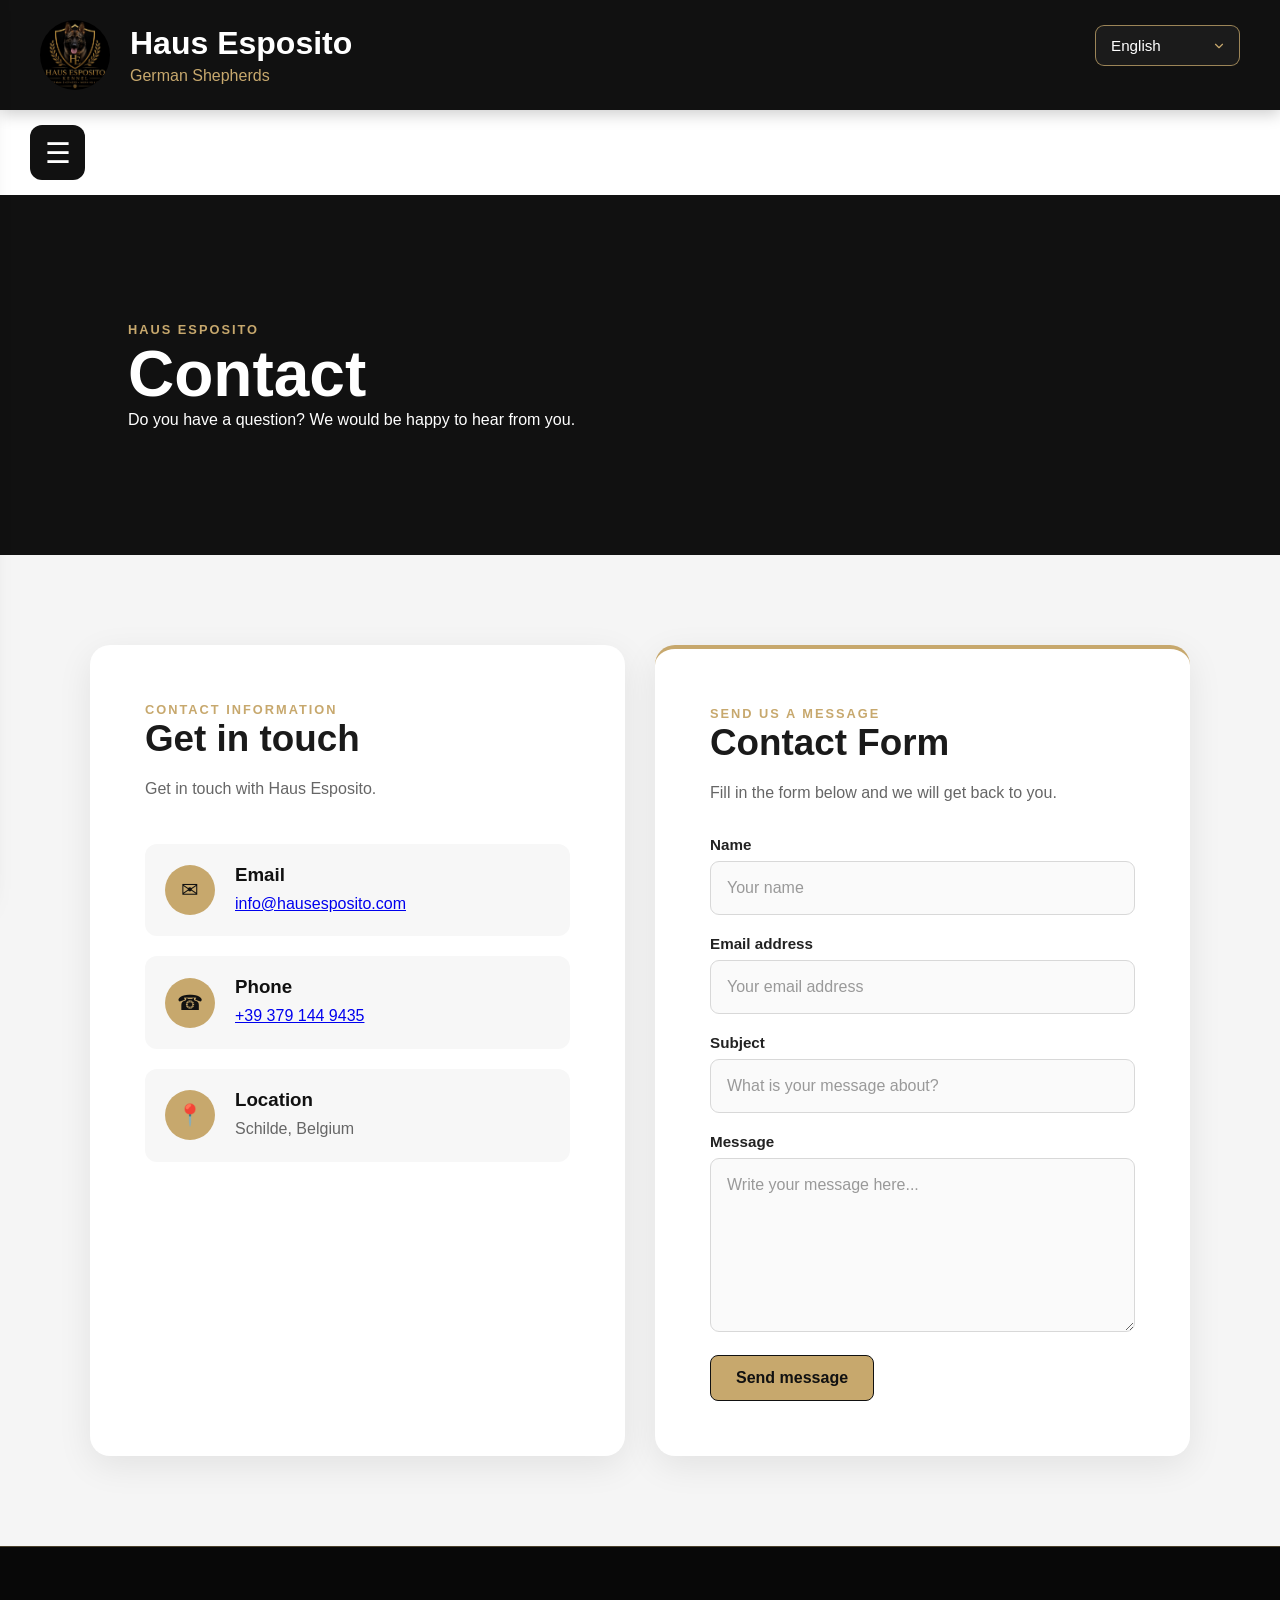
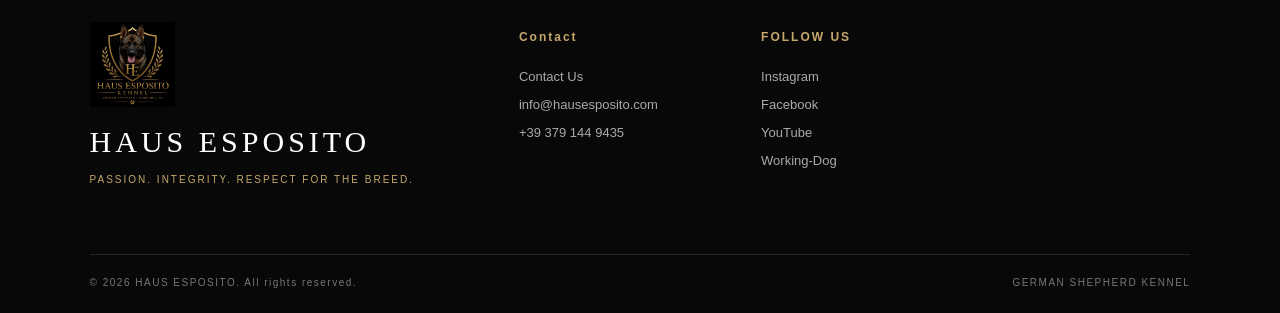
<file: contact.html>
<!DOCTYPE html>
<html lang="en">

<head>
    <meta charset="UTF-8">
    <meta name="viewport" content="width=device-width, initial-scale=1.0">

    <title>Haus Esposito - Contact</title>

    <link rel="icon" type="image/png" href="images/site_logo.png">
    <link rel="stylesheet" href="style.css">
</head>

<body>

    <div id="overlay"></div>

    <!-- SIDEBAR -->

    <nav id="sidebar">

        <h2>Haus Esposito</h2>

        <a href="index.html" data-translate="home">Home</a>

        <div class="submenu">
            <span data-translate="dogs">Our Dogs</span>

            <a href="reuen.html" data-translate="males">Males</a>
            <a href="teven.html" data-translate="females">Females</a>
            <a href="puppys.html" data-translate="puppies">Our Puppies</a>
        </div>

        <a href="foto-galerij.html" data-translate="gallery">Photo Gallery</a>
        <a href="over-ons.html" data-translate="about">About Us</a>

        <a href="news.html" class="news-nav-link">
            <span class="news-label" data-translate="news">News</span>
            <span class="news-badge">NEW!</span>
        </a>

        <a href="contact.html" class="active" data-translate="contact">Contact</a>

    </nav>


    <!-- HEADER -->

    <header>

        <div class="logo-container">

            <img src="images/logo.jpg" alt="Haus Esposito Logo">

            <div>
                <h1>Haus Esposito</h1>
                <p data-translate="breed">German Shepherds</p>
            </div>

        </div>

        <div class="language-selector">
            <select id="languageSelect" onchange="setLanguage(this.value)">
                <option value="en">English</option>
                <option value="nl">Nederlands</option>
                <option value="de">Deutsch</option>
                <option value="it">Italiano</option>
            </select>
        </div>

    </header>


    <!-- MENU BUTTON -->

    <div class="menu-bar">
        <button id="menuBtn">☰</button>
    </div>


    <!-- PAGE HERO -->

    <section class="page-hero">

        <div class="page-hero-content">

            <p class="eyebrow">HAUS ESPOSITO</p>

            <h1 data-translate="contact">Contact</h1>

            <p data-translate="contactHeroText">
                Feel free to get in touch with us.
            </p>

        </div>

    </section>


    <!-- CONTACT CONTENT -->

    <main class="contact-page">

        <div class="contact-container">

            <!-- CONTACT INFORMATION -->

            <div class="contact-card">

                <span class="eyebrow" data-translate="contactDetails">
                    CONTACT INFORMATION
                </span>

                <h2 data-translate="contactTitle">
                    Get in touch with us
                </h2>

                <p class="contact-intro" data-translate="contactIntro">
                    Do you have questions about our German Shepherds, our dogs or future litters? We will be happy to help you.
                </p>


                <div class="contact-details">

                    <!-- EMAIL -->

                    <div class="contact-item">

                        <div class="contact-icon">✉</div>

                        <div>
                            <h3 data-translate="email">Email</h3>

                            <p>
                                <a href="mailto:info@hausesposito.com">
                                    info@hausesposito.com
                                </a>
                            </p>
                        </div>

                    </div>


                    <!-- PHONE -->

                    <div class="contact-item">

                        <div class="contact-icon">☎</div>

                        <div>
                            <h3 data-translate="phone">Phone</h3>

                            <p>
                                <a href="tel:+39 379 144 9435">
                                    +39 379 144 9435
                                </a>
                            </p>
                        </div>

                    </div>


                    <!-- LOCATION -->

                    <div class="contact-item">

                        <div class="contact-icon">📍</div>

                        <div>
                            <h3 data-translate="location">Location</h3>

                            <p data-translate="locationValue">
                                Schilde, Belgium
                            </p>
                        </div>

                    </div>

                </div>

            </div>


            <!-- CONTACT FORM -->

            <div class="contact-card contact-form-card">

                <span class="eyebrow" data-translate="formEyebrow">
                    SEND US A MESSAGE
                </span>

                <h2 data-translate="formTitle">
                    Contact form
                </h2>

                <p class="contact-intro" data-translate="formIntro">
                    Fill in the form below and let us know how we can help you.
                </p>


                <form
                    id="contactForm"
                    action="https://api.web3forms.com/submit"
                    method="POST"
                >

                <input
                    type="hidden"
                    name="access_key"
                    value="2a1e0114-d9b5-4f14-b471-3b228fc2c122"
                >

                    <input
                        type="hidden"
                        name="from_name"
                        value="Haus Esposito Contact Form"
                    >


                    <div class="form-group">

                        <label for="contactName" data-translate="formName">
                            Your name
                        </label>

                        <input
                            type="text"
                            id="contactName"
                            name="name"
                            placeholder="Enter your name"
                            data-translate-placeholder="formNamePlaceholder"
                            required
                        >

                    </div>


                    <div class="form-group">

                        <label for="contactEmail" data-translate="formEmail">
                            Your email address
                        </label>

                        <input
                            type="email"
                            id="contactEmail"
                            name="email"
                            placeholder="Enter your email address"
                            data-translate-placeholder="formEmailPlaceholder"
                            required
                        >

                    </div>


                    <div class="form-group">

                        <label for="contactSubject" data-translate="formSubject">
                            Subject
                        </label>

                        <input
                            type="text"
                            id="contactSubject"
                            name="subject"
                            placeholder="Enter the subject"
                            data-translate-placeholder="formSubjectPlaceholder"
                            required
                        >

                    </div>


                    <div class="form-group">

                        <label for="contactMessage" data-translate="formMessage">
                            Your message
                        </label>

                        <textarea
                            id="contactMessage"
                            name="message"
                            rows="6"
                            placeholder="Write your message here..."
                            data-translate-placeholder="formMessagePlaceholder"
                            required
                        ></textarea>

                    </div>


                    <button type="submit" class="preview-btn" id="submitButton" data-translate="formSend">
                        Send message
                    </button>


                    <p
                        id="formStatus"
                        class="form-status"
                        role="status"
                        aria-live="polite"
                        hidden
                    ></p>

                </form>

            </div>

        </div>

    </main>

<footer class="site-footer">

    <div class="footer-main">

        <!-- BRANDING -->
        <div class="footer-brand">

            <img
                src="images/logo.jpg"
                alt="Haus Esposito Logo"
                class="footer-logo"
            >

            <h2>HAUS ESPOSITO</h2>

            <p class="footer-tagline">
                PASSION. INTEGRITY. RESPECT FOR THE BREED.
            </p>

        </div>


        <!-- CONTACT -->
        <div class="footer-column">

            <h3 data-translate="contact">CONTACT</h3>

            <a href="contact.html" data-translate="footerContactUs">
                Contact Us
            </a>

            <a href="mailto:info@hausesposito.com">
                info@hausesposito.com
            </a>

            <a href="tel:+393791449435">
                +39 379 144 9435
            </a>

        </div>


        <!-- SOCIAL MEDIA & PROFILES -->
        <div class="footer-column">

            <h3 data-translate="footerFollowUs">FOLLOW US</h3>

            <a href="https://www.instagram.com/haus_esposito_kennel/"
            target="_blank"
            rel="noopener noreferrer">
                Instagram
            </a>

            <a href="https://www.facebook.com/p/Haus-Esposito-Kennel-German-Shepperd-Working-Dog-61595395046702/"
            target="_blank"
            rel="noopener noreferrer">
                Facebook
            </a>

            <a href="https://www.youtube.com/@HausEspositoKennel"
            target="_blank"
            rel="noopener noreferrer">
                YouTube
            </a>

            <a href="https://www.working-dog.com/user/Gaetano-Esposito-581197"
            target="_blank"
            rel="noopener noreferrer">
                Working-Dog
            </a>

        </div>


    </div>


    <!-- COPYRIGHT -->
    <div class="footer-bottom">

        <p>
            © 2026 HAUS ESPOSITO.
            <span data-translate="footerRights">ALL RIGHTS RESERVED.</span>
        </p>

        <span data-translate="footerKennel">
            GERMAN SHEPHERD KENNEL
        </span>

    </div>

</footer>



    <!-- SCRIPTS -->

    <script src="translations.js"></script>
    <script src="script.js"></script>

    <script>
        document.addEventListener("DOMContentLoaded", function () {

            const contactForm = document.getElementById("contactForm");
            const formStatus = document.getElementById("formStatus");
            const submitButton = document.getElementById("submitButton");
            const languageSelect = document.getElementById("languageSelect");

            const messages = {
                en: {
                    sending: "Sending your message...",
                    success: "Your message has been sent successfully! We will get back to you as soon as possible.",
                    error: "Something went wrong. Please try again or contact us directly by email.",
                    button: "Send message"
                },
                nl: {
                    sending: "Je bericht wordt verzonden...",
                    success: "Je bericht is succesvol verzonden! We nemen zo snel mogelijk contact met je op.",
                    error: "Er is iets misgegaan. Probeer het opnieuw of neem rechtstreeks contact met ons op via e-mail.",
                    button: "Bericht verzenden"
                },
                de: {
                    sending: "Deine Nachricht wird gesendet...",
                    success: "Deine Nachricht wurde erfolgreich gesendet! Wir werden uns so schnell wie möglich bei dir melden.",
                    error: "Etwas ist schiefgelaufen. Bitte versuche es erneut oder kontaktiere uns direkt per E-Mail.",
                    button: "Nachricht senden"
                },
                it: {
                    sending: "Il tuo messaggio è in fase di invio...",
                    success: "Il tuo messaggio è stato inviato correttamente! Ti risponderemo il prima possibile.",
                    error: "Qualcosa è andato storto. Riprova oppure contattaci direttamente via e-mail.",
                    button: "Invia messaggio"
                }
            };

            function getCurrentLanguage() {
                const selectedLanguage = languageSelect ? languageSelect.value : "en";
                return messages[selectedLanguage] ? selectedLanguage : "en";
            }

            contactForm.addEventListener("submit", async function (event) {

                event.preventDefault();

                if (!contactForm.reportValidity()) {
                    return;
                }

                const language = getCurrentLanguage();
                const currentMessages = messages[language];

                submitButton.disabled = true;
                submitButton.textContent = currentMessages.sending;

                formStatus.hidden = false;
                formStatus.textContent = currentMessages.sending;

                try {

                    const formData = new FormData(contactForm);

                    const response = await fetch(contactForm.action, {
                        method: "POST",
                        body: formData
                    });

                    const result = await response.json();

                    if (response.ok && result.success) {

                        formStatus.textContent = currentMessages.success;
                        contactForm.reset();

                    } else {

                        formStatus.textContent = currentMessages.error;

                    }

                } catch (error) {

                    formStatus.textContent = currentMessages.error;

                } finally {

                    submitButton.disabled = false;
                    submitButton.textContent = messages[getCurrentLanguage()].button;

                }

            });

        });
    </script>

</body>
</html>
</file>
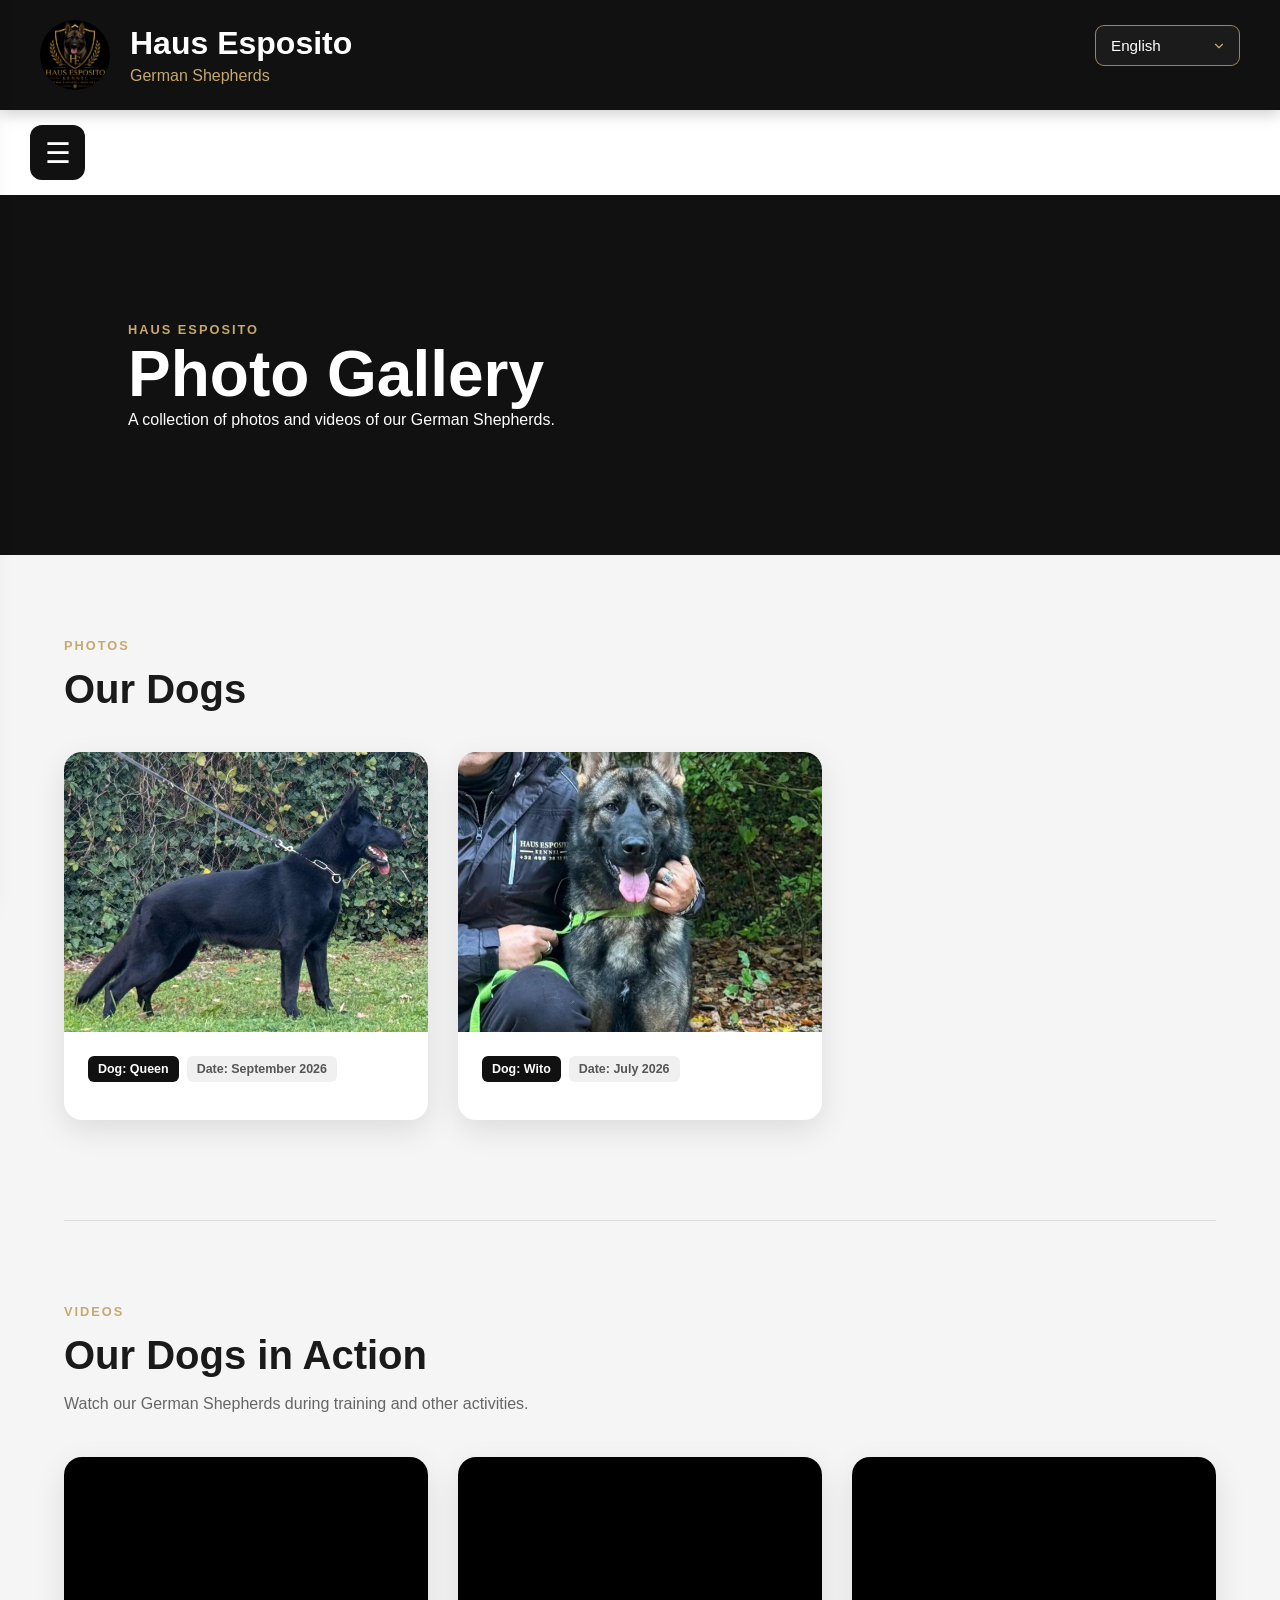
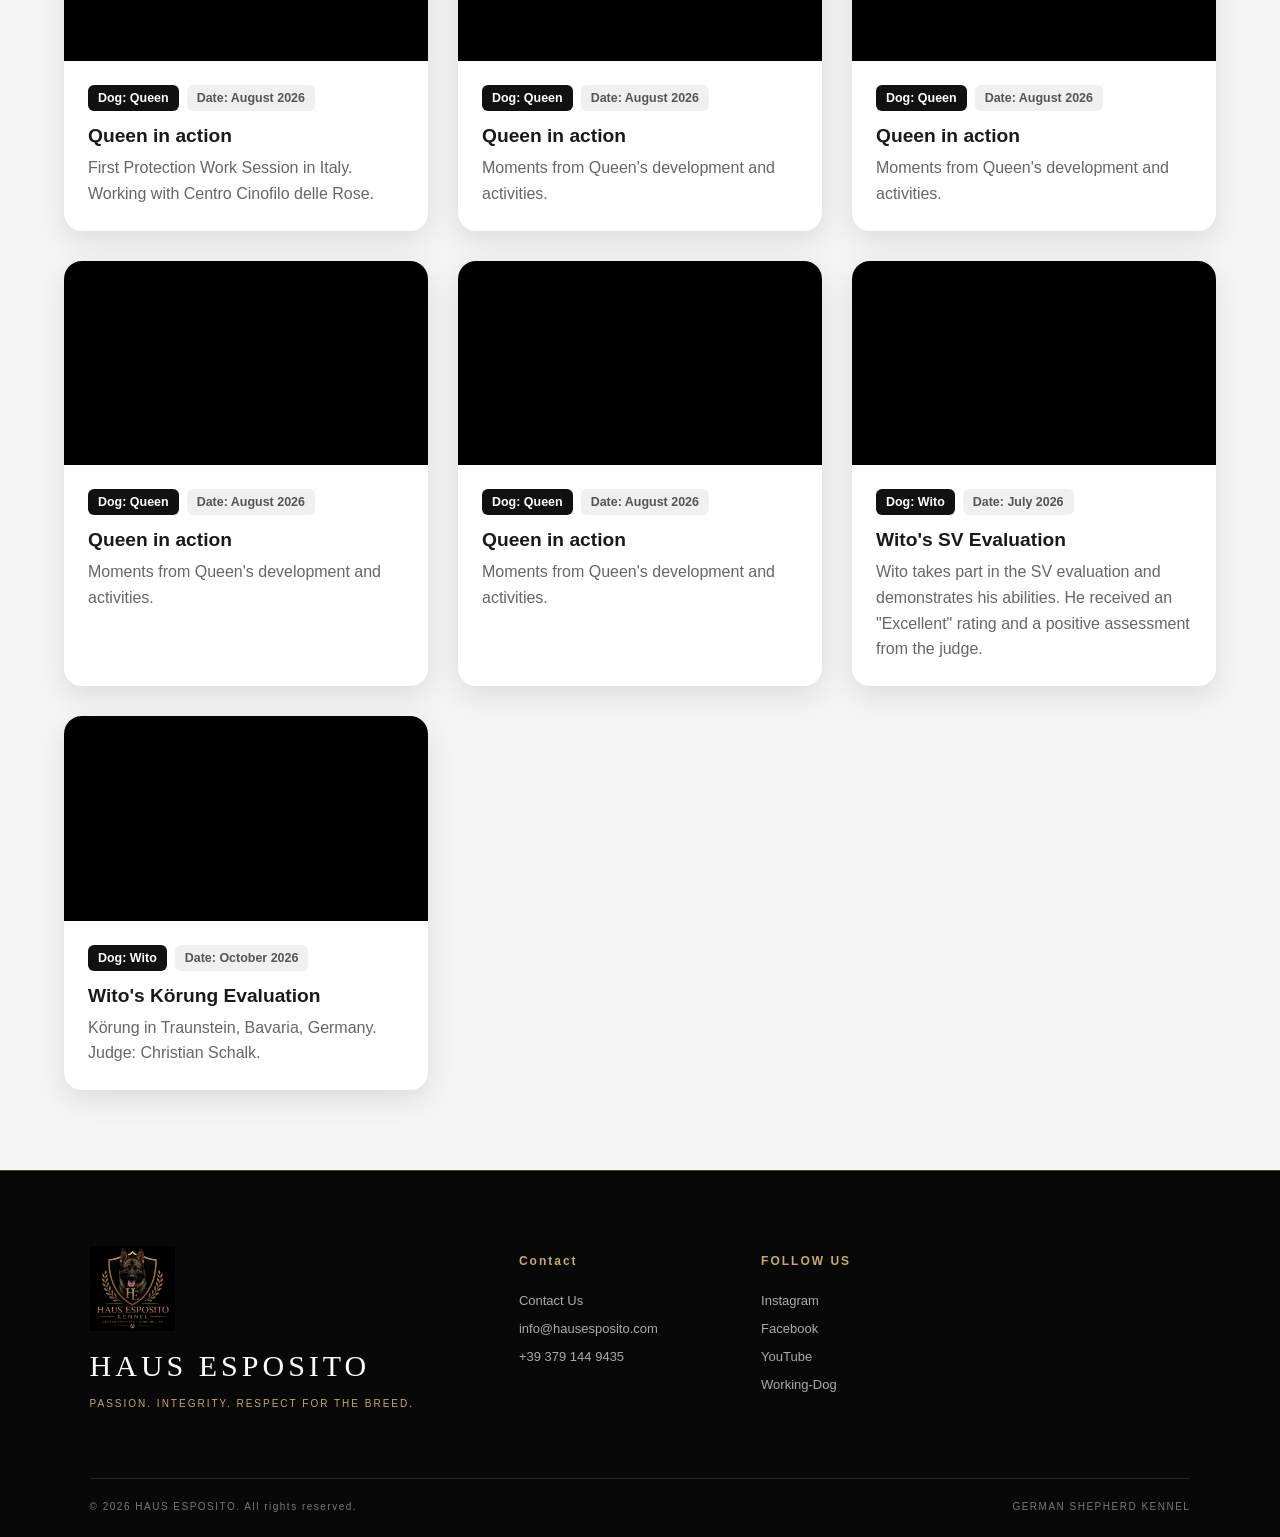
<file: foto-galerij.html>
<!DOCTYPE html>
<html lang="en">

<head>
    <meta charset="UTF-8">
    <meta name="viewport" content="width=device-width, initial-scale=1.0">
    <meta name="referrer" content="strict-origin-when-cross-origin">

    <title>Haus Esposito - Photo Gallery</title>

    <link rel="icon" type="image/png" href="images/site_logo.png">
    <link rel="stylesheet" href="style.css">
</head>

<body>

    <!-- OVERLAY -->
    <div id="overlay"></div>

    <!-- SIDEBAR -->
    <nav id="sidebar">

        <h2>Haus Esposito</h2>

        <a href="index.html" data-translate="home">Home</a>

        <div class="submenu">
            <span data-translate="dogs">Our Dogs</span>
            <a href="reuen.html" data-translate="males">Males</a>
            <a href="teven.html" data-translate="females">Females</a>
        </div>

        <a href="puppys.html" data-translate="puppies">Our Puppies</a>

        <a href="foto-galerij.html" class="active" data-translate="gallery">
            Photo Gallery
        </a>

        <a href="over-ons.html" data-translate="about">About Us</a>

        <a href="news.html" class="news-nav-link">
            <span class="news-label" data-translate="news">News</span>
            <span class="news-badge">NEW!</span>
        </a>

        <a href="contact.html" data-translate="contact">Contact</a>

    </nav>

    <!-- HEADER -->
    <header>

        <div class="logo-container">
            <img src="images/logo.jpg" alt="Haus Esposito Logo">

            <div>
                <h1>Haus Esposito</h1>
                <p data-translate="breed">German Shepherds</p>
            </div>
        </div>

        <div class="language-selector">
            <select id="languageSelect" onchange="setLanguage(this.value)">
                <option value="en">English</option>
                <option value="nl">Nederlands</option>
                <option value="de">Deutsch</option>
                <option value="it">Italiano</option>
            </select>
        </div>

    </header>

    <!-- MENU BUTTON -->
    <div class="menu-bar">
        <button id="menuBtn">☰</button>
    </div>

    <!-- PAGE HERO -->
    <section class="page-hero">

        <div class="page-hero-content">
            <p class="eyebrow">HAUS ESPOSITO</p>

            <h1 data-translate="gallery">Photo Gallery</h1>

            <p data-translate="galleryText">
                A collection of photos and videos of our German Shepherds.
            </p>
        </div>

    </section>

    <!-- PHOTO GALLERY -->
    <main class="gallery-page">

        <section class="gallery-section">

            <div class="gallery-title">
                <p class="eyebrow" data-translate="photosLabel">PHOTOS</p>

                <h2 data-translate="galleryDogsTitle">
                    Our dogs in pictures
                </h2>
            </div>

            <div class="photo-grid">

                <!-- PHOTO 1 -->
                <figure class="photo-card">

                    <img
                        src="images/queen1.jpg"
                        alt="Queen, German Shepherd"
                    >

                    <figcaption>
                        <div class="media-info">
                            <span class="media-dog">Dog: Queen</span>
                            <span class="media-date">Date: September 2026</span>
                        </div>
                    </figcaption>

                </figure>

                <!-- PHOTO 2 -->
                <figure class="photo-card">

                    <img
                        src="images/wito_klein.jpg"
                        alt="German Shepherd Wito"
                    >

                    <figcaption>
                        <div class="media-info">
                            <span class="media-dog">Dog: Wito</span>
                            <span class="media-date">Date: July 2026</span>
                        </div>
                    </figcaption>

                </figure>

            </div>

        </section>

        <!-- VIDEOS -->
        <section class="video-section">

            <div class="gallery-title">

                <p class="eyebrow" data-translate="videosLabel">VIDEOS</p>

                <h2 data-translate="videoSectionTitle">
                    Moments in motion
                </h2>

                <p data-translate="videoSectionText">
                    Watch videos of our dogs during different moments and activities.
                </p>

            </div>

            <div class="video-grid">

                <!-- QUEEN VIDEO 1 -->
                <figure class="video-card">

                    <div class="video-frame">
                        <iframe
                            src="https://www.youtube.com/embed/5t1M-fY8Ifk"
                            title="Queen Dei Realnardi - Video 1"
                            loading="lazy"
                            referrerpolicy="strict-origin-when-cross-origin"
                            allowfullscreen>
                        </iframe>
                    </div>

                    <figcaption>
                        <div class="media-info">
                            <span class="media-dog">Dog: Queen</span>
                            <span class="media-date">Date: August 2026</span>
                        </div>

                        <h3>Queen in action</h3>
                        <p>First Protection Work Session in Italy. Working with Centro Cinofilo delle Rose.</p>
                    </figcaption>

                </figure>

                <!-- QUEEN VIDEO 2 -->
                <figure class="video-card">

                    <div class="video-frame">
                        <iframe
                            src="https://www.youtube.com/embed/uaFcm5fWlsw"
                            title="Queen Dei Realnardi - Video 2"
                            loading="lazy"
                            referrerpolicy="strict-origin-when-cross-origin"
                            allowfullscreen>
                        </iframe>
                    </div>

                    <figcaption>
                        <div class="media-info">
                            <span class="media-dog">Dog: Queen</span>
                            <span class="media-date">Date: August 2026</span>
                        </div>

                        <h3>Queen in action</h3>
                        <p>Moments from Queen's development and activities.</p>
                    </figcaption>

                </figure>

                <!-- QUEEN VIDEO 3 -->
                <figure class="video-card">

                    <div class="video-frame">
                        <iframe
                            src="https://www.youtube.com/embed/FNv_ocXMCP4"
                            title="Queen Dei Realnardi - Video 3"
                            loading="lazy"
                            referrerpolicy="strict-origin-when-cross-origin"
                            allowfullscreen>
                        </iframe>
                    </div>

                    <figcaption>
                        <div class="media-info">
                            <span class="media-dog">Dog: Queen</span>
                            <span class="media-date">Date: August 2026</span>
                        </div>

                        <h3>Queen in action</h3>
                        <p>Moments from Queen's development and activities.</p>
                    </figcaption>

                </figure>

                <!-- QUEEN VIDEO 4 -->
                <figure class="video-card">

                    <div class="video-frame">
                        <iframe
                            src="https://www.youtube.com/embed/FsrVWOjrmNk"
                            title="Queen Dei Realnardi - Video 4"
                            loading="lazy"
                            referrerpolicy="strict-origin-when-cross-origin"
                            allowfullscreen>
                        </iframe>
                    </div>

                    <figcaption>
                        <div class="media-info">
                            <span class="media-dog">Dog: Queen</span>
                            <span class="media-date">Date: August 2026</span>
                        </div>

                        <h3>Queen in action</h3>
                        <p>Moments from Queen's development and activities.</p>
                    </figcaption>

                </figure>

                <!-- QUEEN VIDEO 5 -->
                <figure class="video-card">

                    <div class="video-frame">
                        <iframe
                            src="https://www.youtube.com/embed/P0plD-T7y1s"
                            title="Queen Dei Realnardi - Video 5"
                            loading="lazy"
                            referrerpolicy="strict-origin-when-cross-origin"
                            allowfullscreen>
                        </iframe>
                    </div>

                    <figcaption>
                        <div class="media-info">
                            <span class="media-dog">Dog: Queen</span>
                            <span class="media-date">Date: August 2026</span>
                        </div>

                        <h3>Queen in action</h3>
                        <p>Moments from Queen's development and activities.</p>
                    </figcaption>

                </figure>

                <!-- WITO VIDEO 1 -->
                <figure class="video-card">

                    <div class="video-frame">
                        <iframe
                            src="https://www.youtube.com/embed/djCCVRRo2zU"
                            title="Wito Cevaro - SV Evaluation"
                            loading="lazy"
                            referrerpolicy="strict-origin-when-cross-origin"
                            allowfullscreen>
                        </iframe>
                    </div>

                    <figcaption>
                        <div class="media-info">
                            <span class="media-dog">Dog: Wito</span>
                            <span class="media-date">Date: July 2026</span>
                        </div>

                        <h3>Wito's SV Evaluation</h3>
                        <p>Wito takes part in the SV evaluation and demonstrates his abilities. He received an "Excellent" rating and a positive assessment from the judge.</p>
                    </figcaption>

                </figure>

                <!-- WITO VIDEO 2 -->
                <figure class="video-card">

                    <div class="video-frame">
                        <iframe
                            src="https://www.youtube.com/embed/BKEUjMGSBfk"
                            title="Wito Cevaro - Körung Evaluation"
                            loading="lazy"
                            referrerpolicy="strict-origin-when-cross-origin"
                            allowfullscreen>
                        </iframe>
                    </div>

                    <figcaption>
                        <div class="media-info">
                            <span class="media-dog">Dog: Wito</span>
                            <span class="media-date">Date: October 2026</span>
                        </div>

                        <h3>Wito's Körung Evaluation</h3>
                        <p>Körung in Traunstein, Bavaria, Germany. Judge: Christian Schalk.</p>
                    </figcaption>

                </figure>

            </div>

        </section>

    </main>

<footer class="site-footer">

    <div class="footer-main">

        <!-- BRANDING -->
        <div class="footer-brand">

            <img
                src="images/logo.jpg"
                alt="Haus Esposito Logo"
                class="footer-logo"
            >

            <h2>HAUS ESPOSITO</h2>

            <p class="footer-tagline">
                PASSION. INTEGRITY. RESPECT FOR THE BREED.
            </p>

        </div>


        <!-- CONTACT -->
        <div class="footer-column">

            <h3 data-translate="contact">CONTACT</h3>

            <a href="contact.html" data-translate="footerContactUs">
                Contact Us
            </a>

            <a href="mailto:info@hausesposito.com">
                info@hausesposito.com
            </a>

            <a href="tel:+393791449435">
                +39 379 144 9435
            </a>

        </div>



    <!-- SOCIAL MEDIA & PROFILES -->
    <div class="footer-column">

        <h3 data-translate="footerFollowUs">FOLLOW US</h3>

        <a href="https://www.instagram.com/haus_esposito_kennel/"
        target="_blank"
        rel="noopener noreferrer">
            Instagram
        </a>

        <a href="https://www.facebook.com/p/Haus-Esposito-Kennel-German-Shepperd-Working-Dog-61595395046702/"
        target="_blank"
        rel="noopener noreferrer">
            Facebook
        </a>

        <a href="https://www.youtube.com/@HausEspositoKennel"
        target="_blank"
        rel="noopener noreferrer">
            YouTube
        </a>

        <a href="https://www.working-dog.com/user/Gaetano-Esposito-581197"
        target="_blank"
        rel="noopener noreferrer">
            Working-Dog
        </a>

    </div>


    </div>


    <!-- COPYRIGHT -->
    <div class="footer-bottom">

        <p>
            © 2026 HAUS ESPOSITO.
            <span data-translate="footerRights">ALL RIGHTS RESERVED.</span>
        </p>

        <span data-translate="footerKennel">
            GERMAN SHEPHERD KENNEL
        </span>

    </div>

</footer>


    <!-- SCRIPTS -->
    <script src="translations.js"></script>
    <script src="script.js"></script>

</body>
</html>
</file>
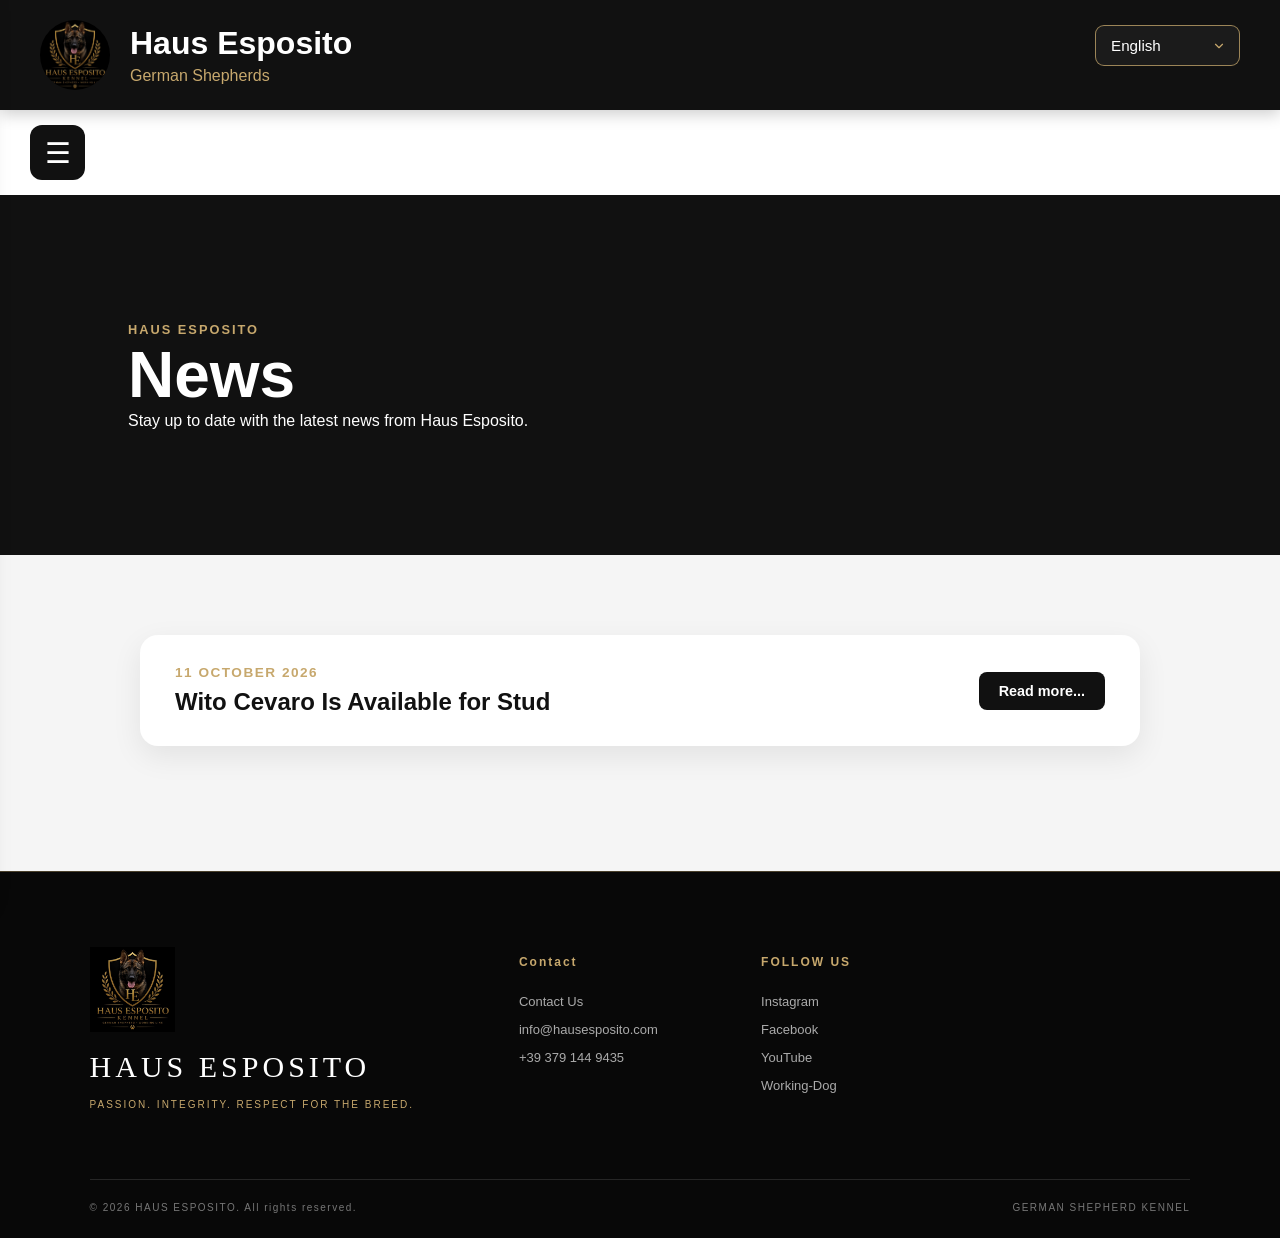
<file: news.html>
<!DOCTYPE html>
<html lang="en">

<head>
    <meta charset="UTF-8">
    <meta name="viewport" content="width=device-width, initial-scale=1.0">

    <title>News - Haus Esposito</title>

    <link rel="icon" type="image/png" href="images/site_logo.png">
    <link rel="stylesheet" href="style.css">
</head>

<body>

    <div id="overlay"></div>

    <!-- SIDEBAR -->

    <nav id="sidebar">

        <h2>Haus Esposito</h2>

        <a href="index.html" data-translate="home">Home</a>

        <div class="submenu">
            <span data-translate="dogs">Our Dogs</span>
            <a href="reuen.html" data-translate="males">Males</a>
            <a href="teven.html" data-translate="females">Females</a>
        </div>

        <a href="puppys.html" data-translate="puppies">Our Puppies</a>
        <a href="foto-galerij.html" data-translate="gallery">Photo Gallery</a>
        <a href="over-ons.html" data-translate="about">About Us</a>

        <a href="news.html" class="news-nav-link active">
            <span class="news-label" data-translate="news">News</span>
            <span class="news-badge">NEW!</span>
        </a>

        <a href="contact.html" data-translate="contact">Contact</a>

    </nav>


    <!-- HEADER -->

    <header>

        <div class="logo-container">

            <img src="images/logo.jpg" alt="Haus Esposito Logo">

            <div>
                <h1>Haus Esposito</h1>
                <p data-translate="breed">German Shepherds</p>
            </div>

        </div>

        <div class="language-selector">

            <select id="languageSelect" onchange="setLanguage(this.value)">
                <option value="en">English</option>
                <option value="nl">Nederlands</option>
                <option value="de">Deutsch</option>
                <option value="it">Italiano</option>
            </select>

        </div>

    </header>


    <!-- MENU BUTTON -->

    <div class="menu-bar">
        <button id="menuBtn">☰</button>
    </div>


    <!-- PAGE HERO -->

    <section class="page-hero">

        <div class="page-hero-content">

            <span class="eyebrow">HAUS ESPOSITO</span>

            <h1 data-translate="newsPageTitle">News</h1>

            <p data-translate="newsPageIntro">
                Stay up to date with the latest news from Haus Esposito.
            </p>

        </div>

    </section>


    <!-- NEWS -->

    <main class="news-container">

        <!-- NEWS 2: WITO AVAILABLE FOR STUD -->

        <article class="news-card">

            <details>

                <summary>

                    <div class="news-summary">

                        <div>

                            <span class="news-date">
                                11 October 2026
                            </span>

                            <h2>
                                Wito Cevaro Is Available for Stud
                            </h2>

                        </div>

                        <span class="news-arrow">
                            Read more...
                        </span>

                    </div>

                </summary>

                <div class="news-content">

                    <p>
                        We are happy to announce that Wito is now
                        officially available for stud.
                    </p>

                    <p>
                        For enquiries or further information about Wito,
                        please feel free to contact us.
                    </p>
                    <p>
                        <a href="contact.html" data-translate="contactUs">Contact us</a>
                    </p>
                    <p> <a href="reuen.html" data-translate="males">View Wito Cevaro</a> </p>
                </div>

            </details>

        </article>


    </main>

<footer class="site-footer">

    <div class="footer-main">

        <!-- BRANDING -->
        <div class="footer-brand">

            <img
                src="images/logo.jpg"
                alt="Haus Esposito Logo"
                class="footer-logo"
            >

            <h2>HAUS ESPOSITO</h2>

            <p class="footer-tagline">
                PASSION. INTEGRITY. RESPECT FOR THE BREED.
            </p>

        </div>

        <!-- CONTACT -->
        <div class="footer-column">

            <h3 data-translate="contact">CONTACT</h3>

            <a href="contact.html" data-translate="footerContactUs">
                Contact Us
            </a>

            <a href="mailto:info@hausesposito.com">
                info@hausesposito.com
            </a>

            <a href="tel:+393791449435">
                +39 379 144 9435
            </a>

        </div>


        
        <!-- SOCIAL MEDIA & PROFILES -->
        <div class="footer-column">

            <h3 data-translate="footerFollowUs">FOLLOW US</h3>

            <a href="https://www.instagram.com/haus_esposito_kennel/"
            target="_blank"
            rel="noopener noreferrer">
                Instagram
            </a>

            <a href="https://www.facebook.com/p/Haus-Esposito-Kennel-German-Shepperd-Working-Dog-61595395046702/"
            target="_blank"
            rel="noopener noreferrer">
                Facebook
            </a>

            <a href="https://www.youtube.com/@HausEspositoKennel"
            target="_blank"
            rel="noopener noreferrer">
                YouTube
            </a>

            <a href="https://www.working-dog.com/user/Gaetano-Esposito-581197"
            target="_blank"
            rel="noopener noreferrer">
                Working-Dog
            </a>

        </div>


    </div>


    <!-- COPYRIGHT -->
    <div class="footer-bottom">

        <p>
            © 2026 HAUS ESPOSITO.
            <span data-translate="footerRights">ALL RIGHTS RESERVED.</span>
        </p>

        <span data-translate="footerKennel">
            GERMAN SHEPHERD KENNEL
        </span>

    </div>

</footer>



    <!-- SCRIPTS -->

    <script src="translations.js"></script>
    <script src="script.js"></script>

</body>
</html>
</file>
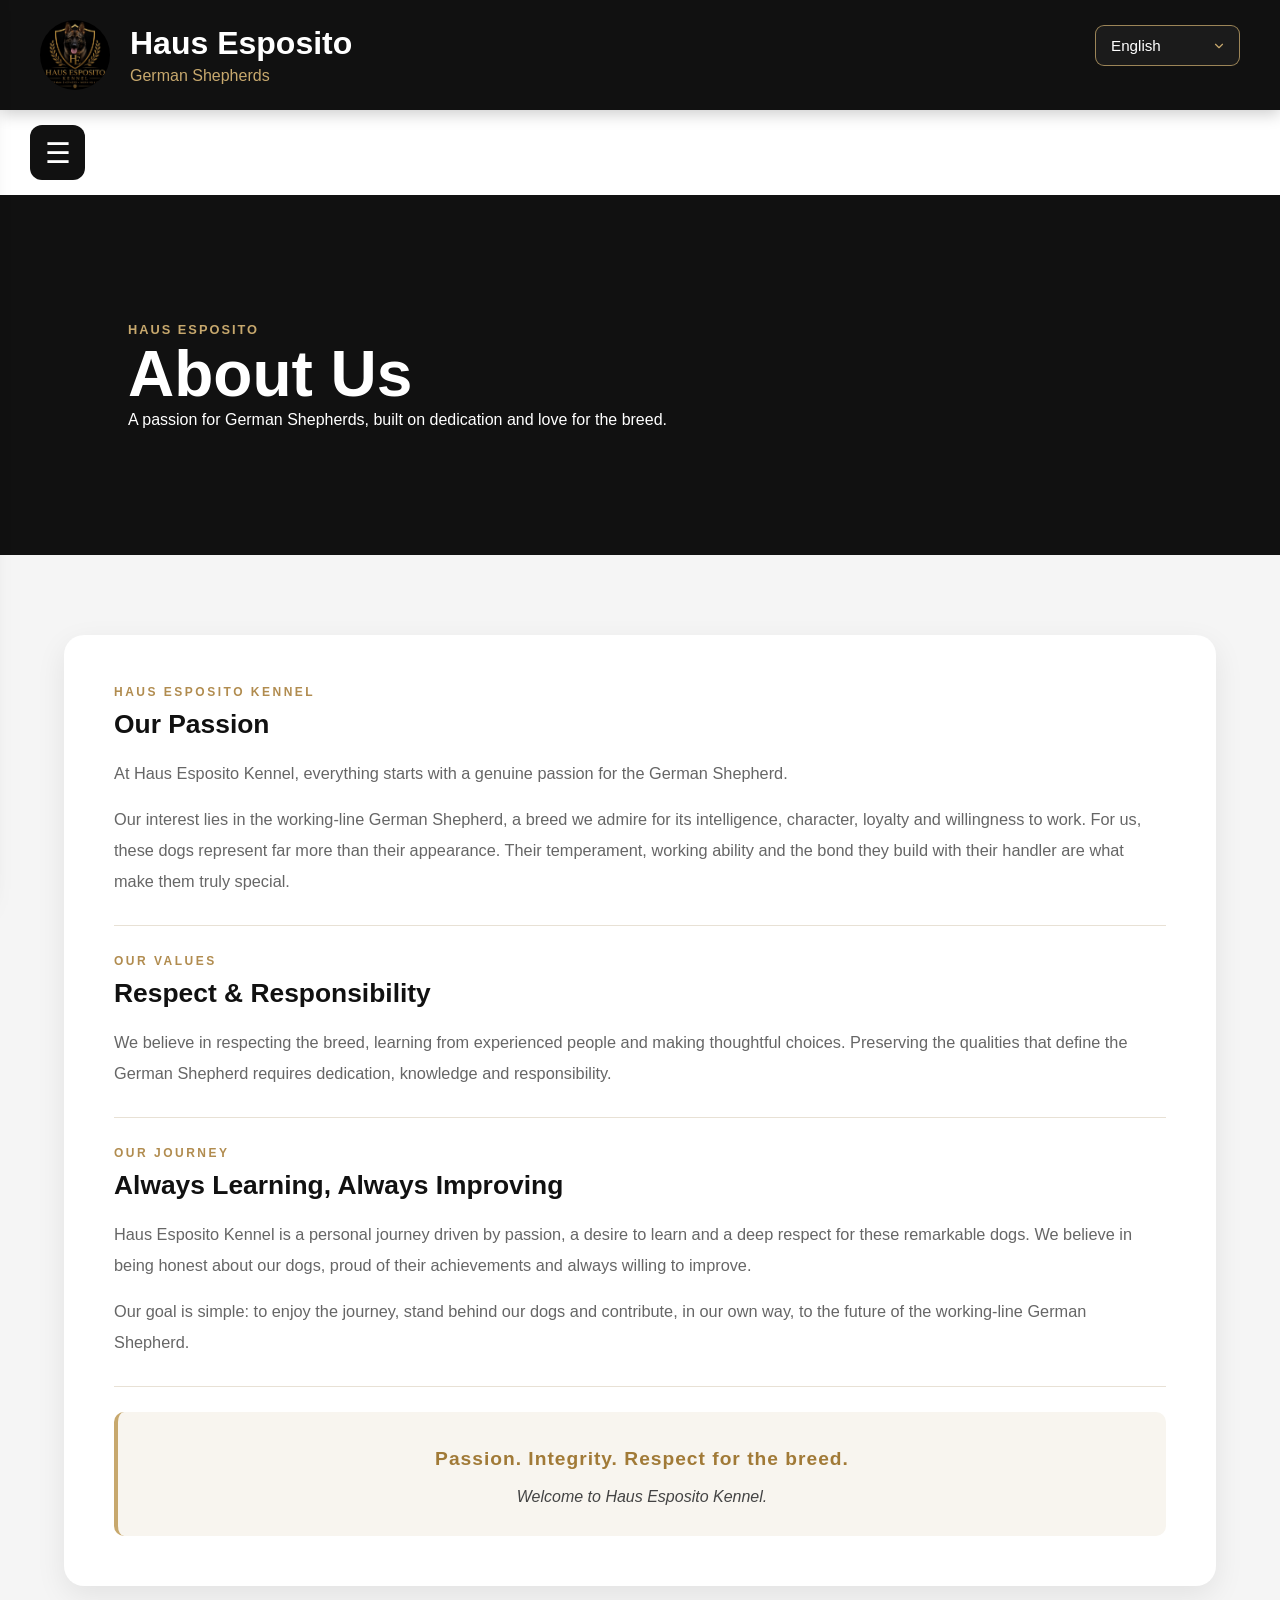
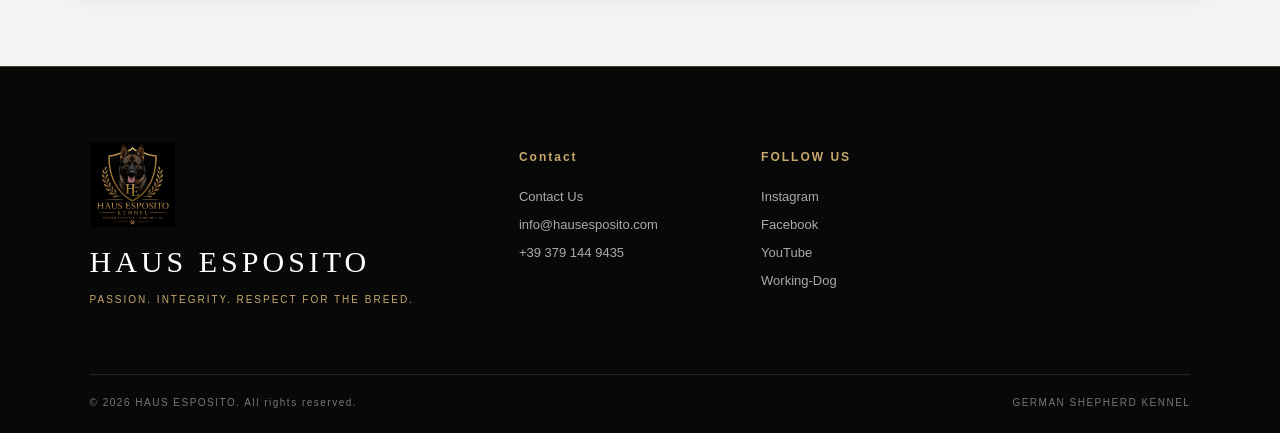
<file: over-ons.html>
<!DOCTYPE html>
<html lang="en">

<head>
    <meta charset="UTF-8">
    <meta name="viewport" content="width=device-width, initial-scale=1.0">

    <title data-translate="aboutPageTitle">Haus Esposito - About Us</title>

    <link rel="icon" type="image/png" href="images/site_logo.png">
    <link rel="stylesheet" href="style.css">
</head>

<body>

    <!-- OVERLAY -->
    <div id="overlay"></div>

    <!-- SIDEBAR -->
    <nav id="sidebar">

        <h2>Haus Esposito</h2>

        <a href="index.html" data-translate="home">Home</a>

        <div class="submenu">
            <span data-translate="dogs">Our Dogs</span>
            <a href="reuen.html" data-translate="males">Males</a>
            <a href="teven.html" data-translate="females">Females</a>
        </div>

        <a href="puppys.html" data-translate="puppies">Our Puppies</a>
        <a href="foto-galerij.html" data-translate="gallery">Photo Gallery</a>
        <a href="over-ons.html" class="active" data-translate="about">About Us</a>

        <a href="news.html" class="news-nav-link">
            <span class="news-label" data-translate="news">News</span>
            <span class="news-badge">NEW!</span>
        </a>

        <a href="contact.html" data-translate="contact">Contact</a>

    </nav>

    <!-- HEADER -->
    <header>

        <div class="logo-container">

            <img src="images/logo.jpg" alt="Haus Esposito Logo">

            <div>
                <h1>Haus Esposito</h1>
                <p data-translate="breed">German Shepherds</p>
            </div>

        </div>

        <div class="language-selector">

            <select id="languageSelect" onchange="setLanguage(this.value)">
                <option value="en">English</option>
                <option value="nl">Nederlands</option>
                <option value="de">Deutsch</option>
                <option value="it">Italiano</option>
            </select>

        </div>

    </header>

    <!-- MENU BUTTON -->
    <div class="menu-bar">
        <button id="menuBtn">☰</button>
    </div>

    <!-- PAGE HERO -->
    <section class="page-hero">

        <div class="page-hero-content">

            <p class="eyebrow" data-translate="brandEyebrow">
                HAUS ESPOSITO
            </p>

            <h1 data-translate="about">About Us</h1>

            <p data-translate="aboutHeroText">
                Passion for German Shepherds.
            </p>

        </div>

    </section>

    <!-- ABOUT US -->
    <main class="page-content">

        <div class="page-card about-profile">

            <div class="about-section">

                <span class="about-eyebrow" data-translate="aboutEyebrow">HAUS ESPOSITO KENNEL</span>

                <h2 data-translate="aboutOurPassion">Our Passion</h2>

                <p data-translate="aboutIntro">
                    At Haus Esposito Kennel, everything starts with a genuine passion for the German Shepherd.
                </p>

                <p data-translate="aboutWorkingLine">
                    Our interest lies in the working-line German Shepherd, a breed we admire for its intelligence, character, loyalty and willingness to work. For us, these dogs represent far more than their appearance. Their temperament, working ability and the bond they build with their handler are what make them truly special.
                </p>

            </div>

            <div class="about-section">

                <span class="about-eyebrow" data-translate="aboutValues">OUR VALUES</span>

                <h2 data-translate="aboutRespect">Respect &amp; Responsibility</h2>

                <p data-translate="aboutRespectText">
                    We believe in respecting the breed, learning from experienced people and making thoughtful choices. Preserving the qualities that define the German Shepherd requires dedication, knowledge and responsibility.
                </p>

            </div>

            <div class="about-section">

                <span class="about-eyebrow" data-translate="aboutJourney">OUR JOURNEY</span>

                <h2 data-translate="aboutLearning">Always Learning, Always Improving</h2>

                <p data-translate="aboutJourneyText">
                    Haus Esposito Kennel is a personal journey driven by passion, a desire to learn and a deep respect for these remarkable dogs. We believe in being honest about our dogs, proud of their achievements and always willing to improve.
                </p>

                <p data-translate="aboutGoal">
                    Our goal is simple: to enjoy the journey, stand behind our dogs and contribute, in our own way, to the future of the working-line German Shepherd.
                </p>

            </div>

            <div class="about-signature">

                <p data-translate="aboutMotto">Passion. Integrity. Respect for the breed.</p>

                <span data-translate="aboutWelcome">Welcome to Haus Esposito Kennel.</span>

            </div>

        </div>

    </main>

    <!-- FOOTER -->
    <footer class="site-footer">

        <div class="footer-main">

            <!-- BRANDING -->
            <div class="footer-brand">

                <img
                    src="images/logo.jpg"
                    alt="Haus Esposito Logo"
                    class="footer-logo"
                >

                <h2>HAUS ESPOSITO</h2>

                <p class="footer-tagline">
                    PASSION. INTEGRITY. RESPECT FOR THE BREED.
                </p>

            </div>

            <!-- CONTACT -->
            <div class="footer-column">

                <h3 data-translate="contact">CONTACT</h3>

                <a href="contact.html" data-translate="footerContactUs">
                    Contact Us
                </a>

                <a href="mailto:info@hausesposito.com">
                    info@hausesposito.com
                </a>

                <a href="tel:+393791449435">
                    +39 379 144 9435
                </a>

            </div>

            <!-- SOCIAL MEDIA & PROFILES -->
            <div class="footer-column">

                <h3 data-translate="footerFollowUs">FOLLOW US</h3>

                <a href="https://www.instagram.com/haus_esposito_kennel/"
                   target="_blank"
                   rel="noopener noreferrer">
                    Instagram
                </a>

                <a href="https://www.facebook.com/p/Haus-Esposito-Kennel-German-Shepperd-Working-Dog-61595395046702/"
                   target="_blank"
                   rel="noopener noreferrer">
                    Facebook
                </a>

                <a href="https://www.youtube.com/@HausEspositoKennel"
                   target="_blank"
                   rel="noopener noreferrer">
                    YouTube
                </a>

                <a href="https://www.working-dog.com/user/Gaetano-Esposito-581197"
                   target="_blank"
                   rel="noopener noreferrer">
                    Working-Dog
                </a>

            </div>

        </div>

        <!-- COPYRIGHT -->
        <div class="footer-bottom">

            <p>
                © 2026 HAUS ESPOSITO.
                <span data-translate="footerRights">ALL RIGHTS RESERVED.</span>
            </p>

            <span data-translate="footerKennel">
                GERMAN SHEPHERD KENNEL
            </span>

        </div>

    </footer>

    <script src="translations.js"></script>
    <script src="script.js"></script>

</body>
</html>
</file>
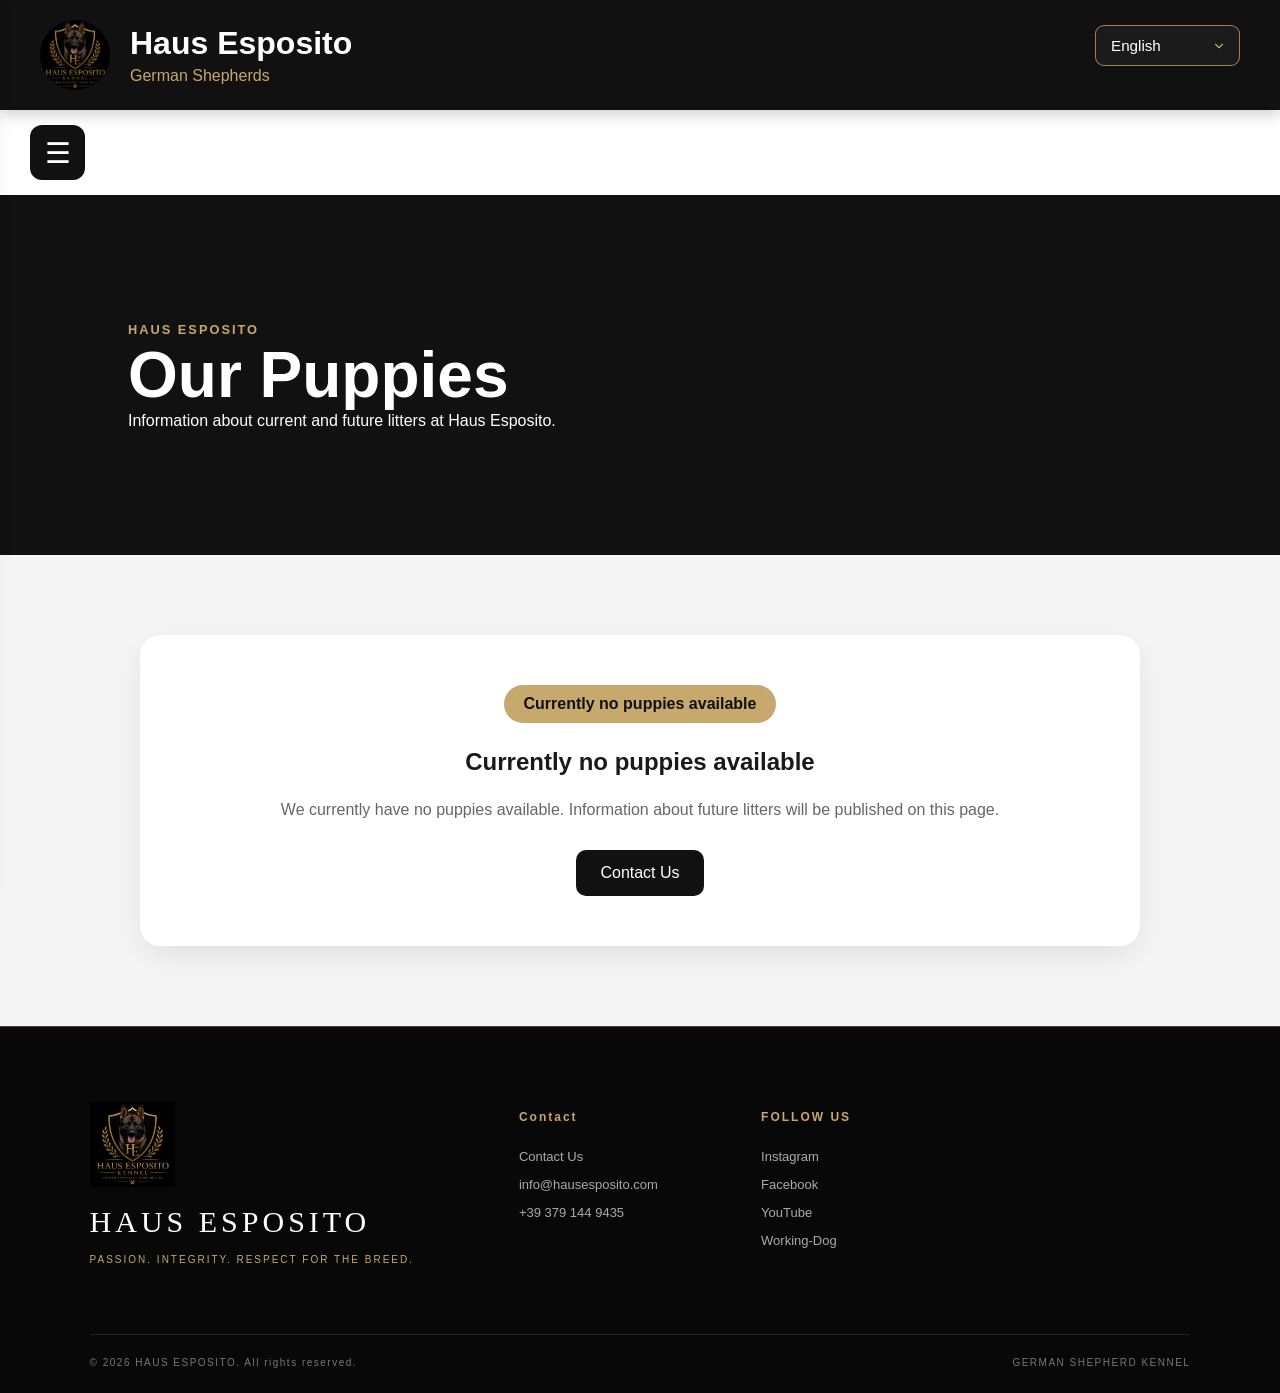
<file: puppys.html>
<!DOCTYPE html>
<html lang="en">

<head>
    <meta charset="UTF-8">
    <meta name="viewport" content="width=device-width, initial-scale=1.0">

    <title>Haus Esposito - Puppies</title>

    <link rel="icon" type="image/png" href="images/site_logo.png">
    <link rel="stylesheet" href="style.css">
</head>

<body>

<div id="overlay"></div>


<!-- SIDEBAR -->

<nav id="sidebar">

    <h2>Haus Esposito</h2>

    <a href="index.html" data-translate="home">Home</a>

    <div class="submenu">

        <span data-translate="dogs">Our Dogs</span>

        <a href="reuen.html" data-translate="males">Males</a>
        <a href="teven.html" data-translate="females">Females</a>
        <a href="puppys.html" class="active" data-translate="puppies">Our Puppies</a>

    </div>

    <a href="foto-galerij.html" data-translate="gallery">Photo Gallery</a>
    <a href="over-ons.html" data-translate="about">About Us</a>

    <a href="news.html" class="news-nav-link">
        <span class="news-label" data-translate="news">News</span>
        <span class="news-badge">NEW!</span>
    </a>

    <a href="contact.html" data-translate="contact">Contact</a>

</nav>


<!-- HEADER -->

<header>

    <div class="logo-container">

        <img src="images/logo.jpg" alt="Haus Esposito Logo">

        <div>
            <h1>Haus Esposito</h1>
            <p data-translate="breed">German Shepherds</p>
        </div>

    </div>

    <div class="language-selector">

        <select id="languageSelect" onchange="setLanguage(this.value)">
            <option value="en">English</option>
            <option value="nl">Nederlands</option>
            <option value="de">Deutsch</option>
            <option value="it">Italiano</option>
        </select>

    </div>

</header>


<!-- MENU -->

<div class="menu-bar">

    <button id="menuBtn">☰</button>

</div>


<!-- CONTENT -->

<main>

    <section class="page-hero">

        <div>

            <span class="eyebrow">HAUS ESPOSITO</span>

            <h1 data-translate="puppies">Our Puppies</h1>

            <p data-translate="puppyPageText">
                Information about litters and puppies from Haus Esposito.
            </p>

        </div>

    </section>


    <section class="puppy-info">

        <div class="puppy-card">

            <span class="status" data-translate="puppyStatus">
                CURRENTLY NO PUPPIES
            </span>

            <h2 data-translate="noPuppies">
                Currently no puppies available.
            </h2>

            <p data-translate="noPuppiesText">
                We currently have no puppies available. When a litter is planned in the future, more information will be published on this page.
            </p>

            <a href="contact.html" data-translate="contactUs">
                Contact Us
            </a>

        </div>

    </section>

</main>


<!-- FOOTER -->

<footer class="site-footer">

    <div class="footer-main">

        <!-- BRANDING -->

        <div class="footer-brand">

            <img
                src="images/logo.jpg"
                alt="Haus Esposito Logo"
                class="footer-logo"
            >

            <h2>HAUS ESPOSITO</h2>

            <p class="footer-tagline">
                PASSION. INTEGRITY. RESPECT FOR THE BREED.
            </p>

        </div>


        <!-- CONTACT -->

        <div class="footer-column">

            <h3 data-translate="contact">CONTACT</h3>

            <a href="contact.html" data-translate="footerContactUs">
                Contact Us
            </a>

            <a href="mailto:info@hausesposito.com">
                info@hausesposito.com
            </a>

            <a href="tel:+393791449435">
                +39 379 144 9435
            </a>

        </div>


        <!-- SOCIAL MEDIA & PROFILES -->

        <div class="footer-column">

            <h3 data-translate="footerFollowUs">FOLLOW US</h3>

            <a href="https://www.instagram.com/haus_esposito_kennel/"
               target="_blank"
               rel="noopener noreferrer">
                Instagram
            </a>

            <a href="https://www.facebook.com/p/Haus-Esposito-Kennel-German-Shepperd-Working-Dog-61595395046702/"
               target="_blank"
               rel="noopener noreferrer">
                Facebook
            </a>

            <a href="https://www.youtube.com/@HausEspositoKennel"
               target="_blank"
               rel="noopener noreferrer">
                YouTube
            </a>

            <a href="https://www.working-dog.com/user/Gaetano-Esposito-581197"
               target="_blank"
               rel="noopener noreferrer">
                Working-Dog
            </a>

        </div>

    </div>


    <!-- COPYRIGHT -->

    <div class="footer-bottom">

        <p>
            © 2026 HAUS ESPOSITO.
            <span data-translate="footerRights">ALL RIGHTS RESERVED.</span>
        </p>

        <span data-translate="footerKennel">
            GERMAN SHEPHERD KENNEL
        </span>

    </div>

</footer>


<script src="translations.js"></script>
<script src="script.js"></script>

</body>
</html>
</file>
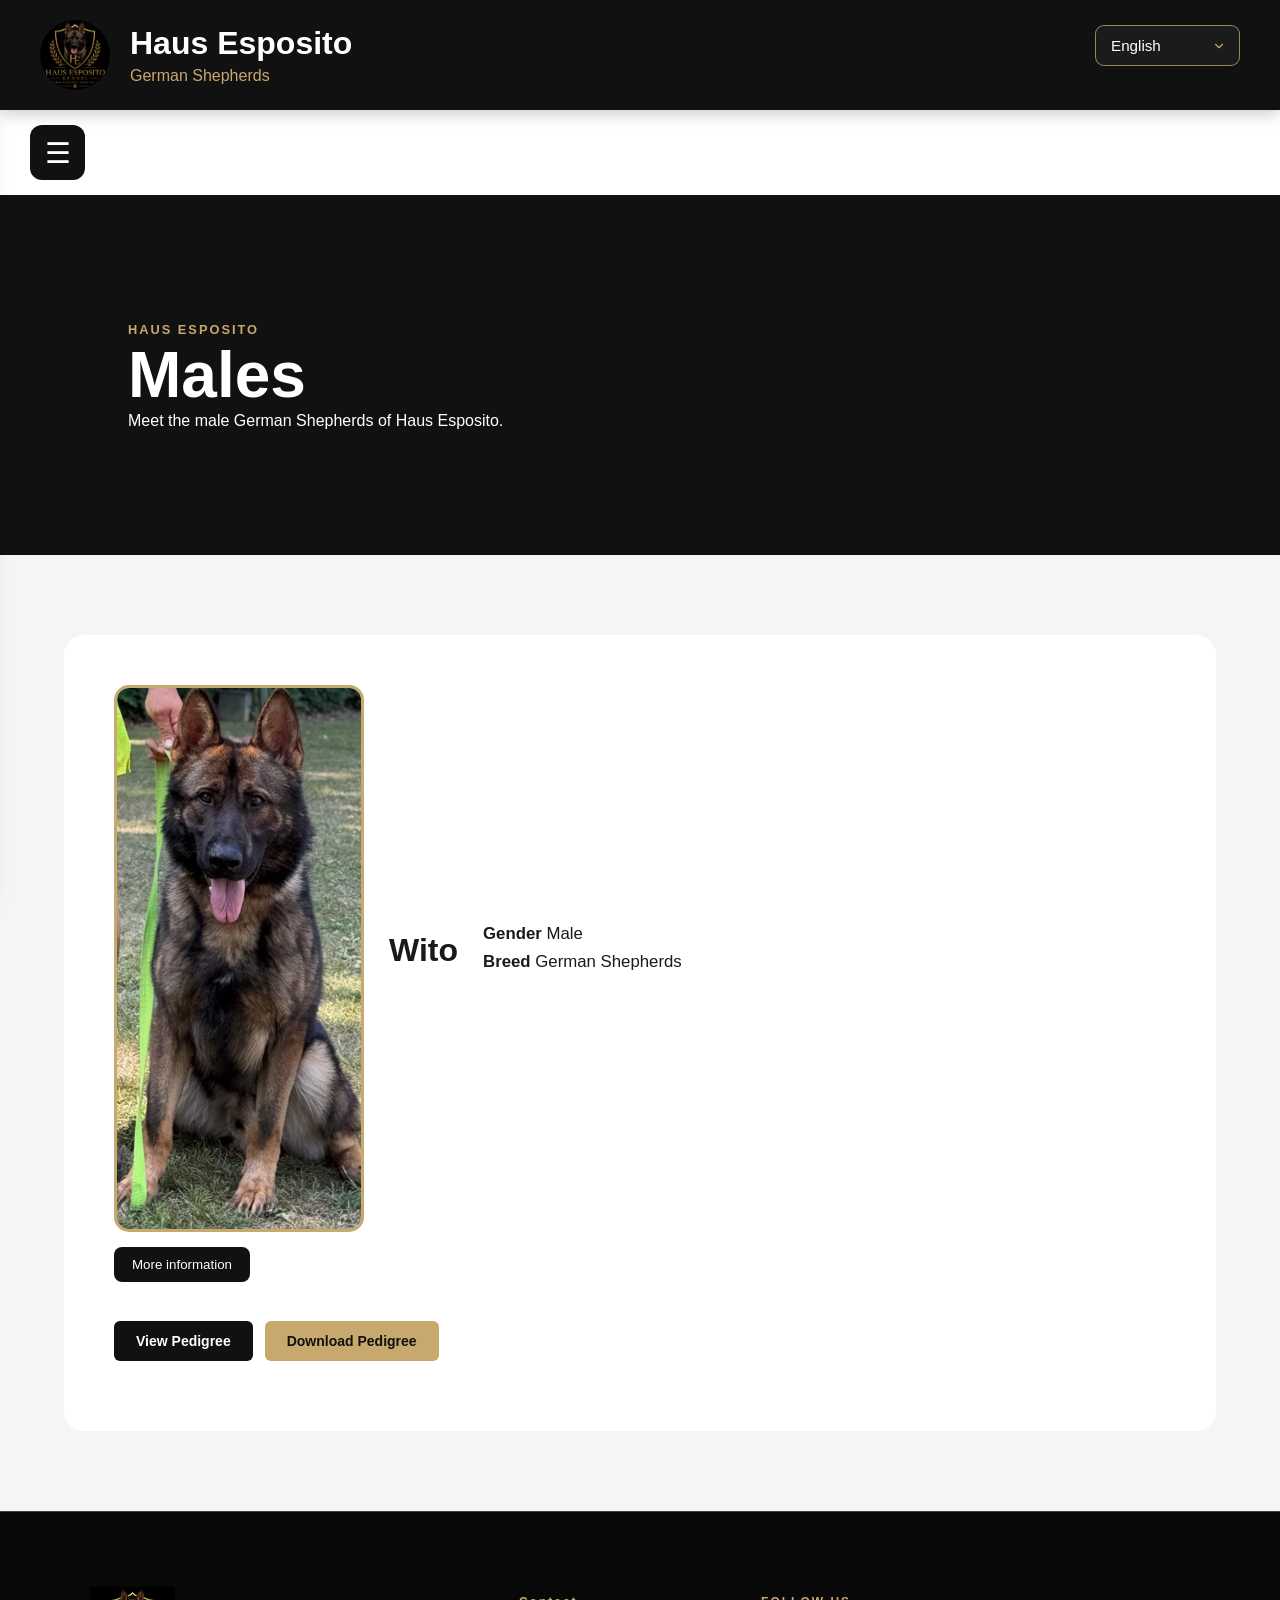
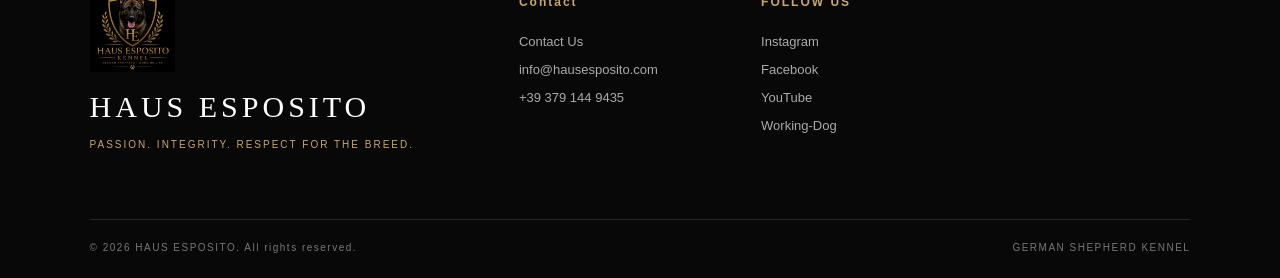
<file: reuen.html>
<!DOCTYPE html>
<html lang="en">

<head>
    <meta charset="UTF-8">
    <meta name="viewport" content="width=device-width, initial-scale=1.0">

    <title data-translate="malesPageTitle">Haus Esposito - Males</title>

    <link rel="icon" type="image/png" href="images/site_logo.png">
    <link rel="stylesheet" href="style.css">
</head>

<body>

<div id="overlay"></div>

<nav id="sidebar">

    <h2>Haus Esposito</h2>

    <a href="index.html" data-translate="home">Home</a>

    <div class="submenu">
        <span data-translate="dogs">Our Dogs</span>

        <a href="reuen.html" class="active" data-translate="males">Males</a>
        <a href="teven.html" data-translate="females">Females</a>
        <a href="puppys.html" data-translate="puppies">Our Puppies</a>
    </div>

    <a href="foto-galerij.html" data-translate="gallery">Photo Gallery</a>

    <a href="news.html" class="news-nav-link">
        <span class="news-label" data-translate="news">News</span>
        <span class="news-badge">NEW!</span>
    </a>

    <a href="over-ons.html" data-translate="about">About Us</a>
    <a href="contact.html" data-translate="contact">Contact</a>

</nav>


<header>

    <div class="logo-container">

        <img src="images/logo.jpg" alt="Haus Esposito">

        <div>
            <h1>Haus Esposito</h1>
            <p data-translate="breed">German Shepherds</p>
        </div>

    </div>

    <div class="language-selector">

        <select id="languageSelect" onchange="setLanguage(this.value)">
            <option value="en">English</option>
            <option value="nl">Nederlands</option>
            <option value="de">Deutsch</option>
            <option value="it">Italiano</option>
        </select>

    </div>

</header>


<div class="menu-bar">
    <button id="menuBtn" type="button">☰</button>
</div>


<!-- PAGE HERO -->

<section class="page-hero">

    <div>
        <span class="eyebrow" data-translate="brandEyebrow">HAUS ESPOSITO</span>

        <h1 data-translate="males">Males</h1>

        <p data-translate="malePageText">
            Our male German Shepherds.
        </p>
    </div>

</section>


<!-- DOG PROFILE -->

<section class="dog-grid">

    <div class="dog-box">

        <div class="dog-info">

            <div class="dog-header">

                <img src="images/wito1.jpg" alt="Wito" class="profile-pic">

                <h2>Wito</h2>

                <div class="dog-data">

                    <p>
                        <strong data-translate="gender">Gender:</strong>
                        <span data-translate="male">Male</span>
                    </p>

                    <p>
                        <strong data-translate="breedLabel">Breed:</strong>
                        <span data-translate="breed">German Shepherd</span>
                    </p>

                </div>

            </div>


            <!-- EXPANSION BUTTON -->

            <button
                class="more-btn"
                type="button"
                data-translate="moreInfo"
                aria-expanded="false"
                aria-controls="witoDetails"
            >
                More information
            </button>

            <div class="pedigree-actions">

                <button
                    type="button"
                    class="pedigree-download"
                    onclick="openPedigree()"
                >
                    View Pedigree
                </button>

                <a
                    href="images/wito-pedigree.jpeg"
                    class="pedigree-download"
                    download="WITO_Cevaro_Pedigree.jpg"
                >
                    <span data-translate="downloadPedigreeImage">
                        Download Pedigree
                    </span>
                </a>

            </div>


            <!-- WITO DETAILS -->

            <div class="dog-details" id="witoDetails">

                <!-- OUR MALE -->

                <div class="wito-section">

                    <span class="wito-eyebrow" data-translate="witoOurMale">
                        OUR MALE
                    </span>

                    <h3>WITO Cevaro</h3>

                    <p>
                        <strong>WITO Cevaro</strong>
                        <span data-translate="witoIntro1">represents our passion for the</span>
                        <span class="wito-highlight" data-translate="witoWorkingLine">working-line German Shepherd</span>,
                        <span data-translate="witoIntro2">a breed we admire for its character, intelligence, working ability and loyalty.</span>
                    </p>

                </div>


                <!-- ACHIEVEMENTS -->

                <div class="wito-section">

                    <span class="wito-eyebrow" data-translate="witoAchievements">
                        ACHIEVEMENTS
                    </span>

                    <h3 data-translate="witoRecognition">
                        Recognition &amp; Körung
                    </h3>

                    <p>
                        <span data-translate="witoShow1">At a breed show, WITO was awarded</span>
                        <span class="wito-highlight">Vorzüglich (V)</span>
                        <span data-translate="witoShow2">by Judge Weber, recognising his excellent qualities according to the breed standard.</span>
                    </p>

                    <p>
                        <span data-translate="witoKorung1">On</span>
                        <strong>10 October 2026</strong>,
                        <span data-translate="witoKorung2">WITO successfully passed his</span>
                        <span class="wito-highlight">Körung</span>
                        <span data-translate="witoKorung3">in Traunstein, Bavaria, Germany, marking an important milestone in his development.</span>
                    </p>

                </div>


                <!-- OUR PHILOSOPHY -->

                <div class="wito-section">

                    <span class="wito-eyebrow" data-translate="witoPhilosophy">
                        OUR PHILOSOPHY
                    </span>

                    <h3 data-translate="witoPassionResponsibility">
                        Passion &amp; Responsibility
                    </h3>

                    <p>
                        <span data-translate="witoPhilosophy1">At Haus Esposito Kennel, our passion for the German Shepherd goes beyond appearance and titles. We value</span>
                        <strong data-translate="witoPhilosophy2">sound character, working ability and respect for the breed's heritage.</strong>
                    </p>

                    <p data-translate="witoPhilosophy3">
                        We believe in learning, making thoughtful decisions and approaching breeding with honesty and responsibility. We are proud of WITO and look forward to continuing our journey with him, guided by our genuine passion for the breed and respect for what makes the working-line German Shepherd so exceptional.
                    </p>

                </div>


                <!-- STUD SERVICE -->

                <div class="wito-section wito-stud">

                    <span class="wito-eyebrow" data-translate="witoBreeding">
                        BREEDING
                    </span>

                    <h3 data-translate="witoStudService">
                        Stud Service
                    </h3>

                    <p>
                        <strong data-translate="witoAvailable">WITO Cevaro is available for stud service.</strong>
                        <span data-translate="witoStudText">We welcome enquiries from owners of suitable females who share our passion for the working-line German Shepherd and our commitment to responsible breeding.</span>
                    </p>

                    <p data-translate="witoStudContact">
                        For breeding enquiries and further information, please contact Haus Esposito Kennel.
                    </p>

                    <a href="contact.html" class="wito-contact-btn" data-translate="witoContactButton">
                        Contact Haus Esposito
                    </a>

                </div>

            </div>

        </div>

    </div>

</section>


<!-- FOOTER -->

<footer class="site-footer">

    <div class="footer-main">

        <!-- BRANDING -->

        <div class="footer-brand">

            <img
                src="images/logo.jpg"
                alt="Haus Esposito Logo"
                class="footer-logo"
            >

            <h2>HAUS ESPOSITO</h2>

            <p class="footer-tagline">
                PASSION. INTEGRITY. RESPECT FOR THE BREED.
            </p>

        </div>


        <!-- CONTACT -->

        <div class="footer-column">

            <h3 data-translate="contact">CONTACT</h3>

            <a href="contact.html" data-translate="footerContactUs">
                Contact Us
            </a>

            <a href="mailto:info@hausesposito.com">
                info@hausesposito.com
            </a>

            <a href="tel:+393791449435">
                +39 379 144 9435
            </a>

        </div>


        <!-- SOCIAL MEDIA & PROFILES -->

        <div class="footer-column">

            <h3 data-translate="footerFollowUs">FOLLOW US</h3>

            <a href="https://www.instagram.com/haus_esposito_kennel/"
            target="_blank"
            rel="noopener noreferrer">
                Instagram
            </a>

            <a href="https://www.facebook.com/p/Haus-Esposito-Kennel-German-Shepperd-Working-Dog-61595395046702/"
            target="_blank"
            rel="noopener noreferrer">
                Facebook
            </a>

            <a href="https://www.youtube.com/@HausEspositoKennel"
            target="_blank"
            rel="noopener noreferrer">
                YouTube
            </a>

            <a href="https://www.working-dog.com/user/Gaetano-Esposito-581197"
            target="_blank"
            rel="noopener noreferrer">
                Working-Dog
            </a>

        </div>

    </div>


    <!-- COPYRIGHT -->

    <div class="footer-bottom">

        <p>
            © 2026 HAUS ESPOSITO.
            <span data-translate="footerRights">ALL RIGHTS RESERVED.</span>
        </p>

        <span data-translate="footerKennel">
            GERMAN SHEPHERD KENNEL
        </span>

    </div>

</footer>


<!-- PEDIGREE VIEWER -->

<dialog id="pedigreeViewer" class="pedigree-viewer">

    <button
        type="button"
        class="pedigree-close"
        onclick="closePedigree()"
        aria-label="Close pedigree viewer"
    >
        &times;
    </button>

    <img
        src="images/wito-pedigree.jpeg"
        alt="Wito's official pedigree"
    >

</dialog>


<!-- PEDIGREE VIEWER SCRIPT -->

<script>

function openPedigree() {
    const viewer = document.getElementById("pedigreeViewer");
    viewer.showModal();
}

function closePedigree() {
    const viewer = document.getElementById("pedigreeViewer");
    viewer.close();
}

</script>


<!-- SCRIPTS -->

<script src="translations.js"></script>
<script src="script.js"></script>

</body>
</html>
</file>
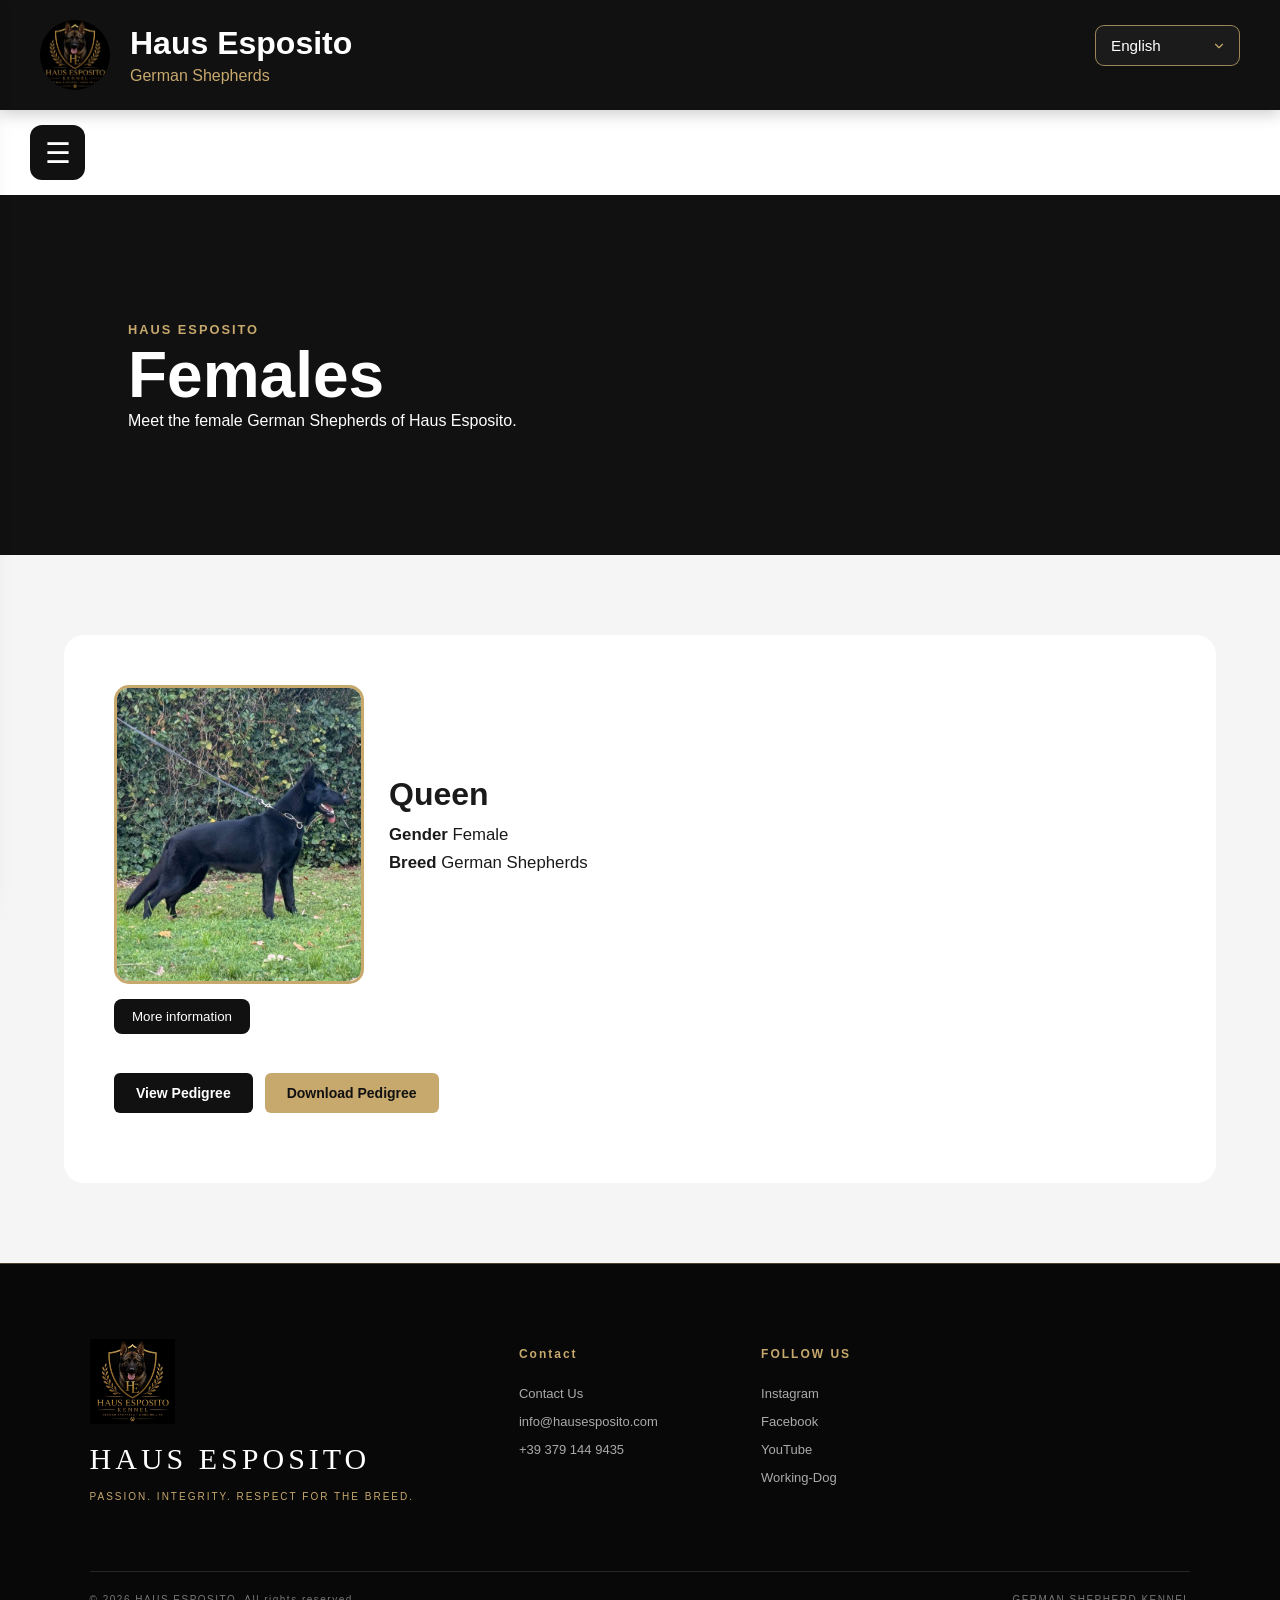
<file: teven.html>
<!DOCTYPE html>
<html lang="en">

<head>
    <meta charset="UTF-8">
    <meta name="viewport" content="width=device-width, initial-scale=1.0">

    <title data-translate="femalesPageTitle">Haus Esposito - Females</title>

    <link rel="icon" type="image/png" href="images/site_logo.png">
    <link rel="stylesheet" href="style.css">
</head>

<body>

<div id="overlay"></div>

<nav id="sidebar">

    <h2>Haus Esposito</h2>

    <a href="index.html" data-translate="home">Home</a>

    <div class="submenu">

        <span data-translate="dogs">Our Dogs</span>

        <a href="reuen.html" data-translate="males">Males</a>
        <a href="teven.html" class="active" data-translate="females">Females</a>
        <a href="puppys.html" data-translate="puppies">Our Puppies</a>

    </div>

    <a href="foto-galerij.html" data-translate="gallery">Photo Gallery</a>

    <a href="news.html" class="news-nav-link">
        <span class="news-label" data-translate="news">News</span>
        <span class="news-badge">NEW!</span>
    </a>

    <a href="over-ons.html" data-translate="about">About Us</a>
    <a href="contact.html" data-translate="contact">Contact</a>

</nav>


<header>

    <div class="logo-container">

        <img src="images/logo.jpg" alt="Haus Esposito">

        <div>
            <h1>Haus Esposito</h1>
            <p data-translate="breed">German Shepherds</p>
        </div>

    </div>

    <div class="language-selector">

        <select id="languageSelect" onchange="setLanguage(this.value)">
            <option value="en">English</option>
            <option value="nl">Nederlands</option>
            <option value="de">Deutsch</option>
            <option value="it">Italiano</option>
        </select>

    </div>

</header>


<div class="menu-bar">
    <button id="menuBtn" type="button">☰</button>
</div>


<!-- PAGE HERO -->

<section class="page-hero">

    <div>

        <span class="eyebrow" data-translate="brandEyebrow">
            HAUS ESPOSITO
        </span>

        <h1 data-translate="females">Females</h1>

        <p data-translate="femalePageText">
            Our female German Shepherds.
        </p>

    </div>

</section>


<!-- DOG PROFILE -->

<section class="dog-grid">

    <div class="dog-box">

        <div class="dog-info">

            <div class="dog-header">

                <img src="images/queen1.jpg" alt="Queen" class="profile-pic">

                <div class="dog-header-info">

                    <h2>Queen</h2>

                    <div class="dog-data">

                        <p>
                            <strong data-translate="gender">Gender:</strong>
                            <span data-translate="female">Female</span>
                        </p>

                        <p>
                            <strong data-translate="breedLabel">Breed:</strong>
                            <span data-translate="breed">German Shepherd</span>
                        </p>

                    </div>

                </div>

            </div>


            <!-- EXPANSION BUTTON -->

            <button
                class="more-btn"
                type="button"
                data-translate="moreInfo"
                aria-expanded="false"
                aria-controls="queenDetails"
            >
                More information
            </button>


            <!-- PEDIGREE ACTIONS -->

            <div class="pedigree-actions">

                <button
                    type="button"
                    class="pedigree-download"
                    onclick="openPedigree()"
                >
                    View Pedigree
                </button>

                <a
                    href="images/queen-pedigree.jpeg"
                    class="pedigree-download"
                    download="QUEEN_Dei_Realnardi_Pedigree.jpeg"
                >
                    <span data-translate="downloadPedigreeImage">
                        Download Pedigree
                    </span>
                </a>

            </div>


            <!-- EXPANDED INFORMATION -->

            <div class="dog-details" id="queenDetails">

                <!-- MY BLACK LADY -->

                <div class="wito-section">

                    <span class="wito-eyebrow" data-translate="queenMyBlackLady">
                        MY BLACK LADY
                    </span>

                    <h3>QUEEN DEI REALNARDI</h3>

                    <p>
                        <strong>Queen Dei Realnardi</strong>
                        <span data-translate="queenIntro1">is our</span>
                        <span class="wito-highlight" data-translate="queenFullyBlack">
                            fully black German Shepherd
                        </span>,
                        <span data-translate="queenIntro2">
                            and we look forward to seeing her grow and develop.
                        </span>
                    </p>

                    <p data-translate="queenIntro3">
                        At just 10 months old, Queen is a young German Shepherd
                        with a striking, fully black coat and a pedigree rooted
                        in working lines. She is a special part of our family
                        and of the journey we are building with Haus Esposito Kennel.
                    </p>

                </div>


                <!-- HER PEDIGREE -->

                <div class="wito-section">

                    <span class="wito-eyebrow" data-translate="queenPedigree">
                        HER PEDIGREE
                    </span>

                    <h3 data-translate="queenPedigreeTitle">
                        Working-Line Heritage
                    </h3>

                    <p>
                        <span data-translate="queenPedigree1">
                            Queen's ancestry includes established German Shepherd
                            bloodlines, with names such as
                        </span>

                        <span class="wito-highlight">
                            Eros vom Ihorster Busch, Xsiva del Lupo Nero,
                            Wolf von Prevent and Dr onko vom Alten Försterhaus.
                        </span>
                    </p>

                    <p data-translate="queenPedigree2">
                        Her complete five-generation pedigree is presented below
                        for those interested in her heritage and bloodlines.
                    </p>

                </div>


                <!-- HER JOURNEY -->

                <div class="wito-section">

                    <span class="wito-eyebrow" data-translate="queenJourney">
                        HER JOURNEY
                    </span>

                    <h3 data-translate="queenJourneyTitle">
                        Growing &amp; Developing
                    </h3>

                    <p data-translate="queenJourney1">
                        Queen is still young, and her journey is only beginning.
                        For us, the most important thing is to give her the time,
                        care and training she needs to grow and develop at her own pace.
                    </p>

                    <p data-translate="queenJourney2">
                        We are looking forward to watching her progress and
                        discovering what the future holds for our black lady.
                    </p>

                </div>


                <!-- CLOSING -->

                <div class="wito-section wito-stud">

                    <h3 data-translate="queenClosing">
                        QUEEN DEI REALNARDI — MY BLACK LADY.
                    </h3>

                    <p data-translate="queenKennel">
                        HAUS ESPOSITO KENNEL
                    </p>

                    <p>
                        <strong data-translate="queenMotto">
                            Passion. Integrity. Respect for the breed.
                        </strong>
                    </p>

                </div>

            </div>

        </div>

    </div>

</section>


<!-- FOOTER -->

<footer class="site-footer">

    <div class="footer-main">

        <!-- BRANDING -->

        <div class="footer-brand">

            <img
                src="images/logo.jpg"
                alt="Haus Esposito Logo"
                class="footer-logo"
            >

            <h2>HAUS ESPOSITO</h2>

            <p class="footer-tagline">
                PASSION. INTEGRITY. RESPECT FOR THE BREED.
            </p>

        </div>


        <!-- CONTACT -->

        <div class="footer-column">

            <h3 data-translate="contact">CONTACT</h3>

            <a href="contact.html" data-translate="footerContactUs">
                Contact Us
            </a>

            <a href="mailto:info@hausesposito.com">
                info@hausesposito.com
            </a>

            <a href="tel:+393791449435">
                +39 379 144 9435
            </a>

        </div>


        <!-- SOCIAL MEDIA & PROFILES -->

        <div class="footer-column">

            <h3 data-translate="footerFollowUs">FOLLOW US</h3>

            <a href="https://www.instagram.com/haus_esposito_kennel/"
               target="_blank"
               rel="noopener noreferrer">
                Instagram
            </a>

            <a href="https://www.facebook.com/p/Haus-Esposito-Kennel-German-Shepperd-Working-Dog-61595395046702/"
               target="_blank"
               rel="noopener noreferrer">
                Facebook
            </a>

            <a href="https://www.youtube.com/@HausEspositoKennel"
               target="_blank"
               rel="noopener noreferrer">
                YouTube
            </a>

            <a href="https://www.working-dog.com/user/Gaetano-Esposito-581197"
               target="_blank"
               rel="noopener noreferrer">
                Working-Dog
            </a>

        </div>

    </div>


    <!-- COPYRIGHT -->

    <div class="footer-bottom">

        <p>
            © 2026 HAUS ESPOSITO.
            <span data-translate="footerRights">ALL RIGHTS RESERVED.</span>
        </p>

        <span data-translate="footerKennel">
            GERMAN SHEPHERD KENNEL
        </span>

    </div>

</footer>


<!-- PEDIGREE VIEWER -->

<dialog id="pedigreeViewer" class="pedigree-viewer">

    <button
        type="button"
        class="pedigree-close"
        onclick="closePedigree()"
        aria-label="Close pedigree viewer"
    >
        &times;
    </button>

    <img
        src="images/queen-pedigree.jpeg"
        alt="Queen's official pedigree"
    >

</dialog>


<!-- PEDIGREE VIEWER SCRIPT -->

<script>

function openPedigree() {
    const viewer = document.getElementById("pedigreeViewer");
    viewer.showModal();
}

function closePedigree() {
    const viewer = document.getElementById("pedigreeViewer");
    viewer.close();
}

</script>


<!-- SCRIPTS -->

<script src="translations.js"></script>
<script src="script.js"></script>

</body>
</html>
</file>
<file: style.css>
/* ========================================
   RESET
======================================== */

* {
    margin: 0;
    padding: 0;
    box-sizing: border-box;
}

html {
    scroll-behavior: smooth;
}

body {
    font-family: 'Segoe UI', sans-serif;
    background: #f5f5f5;
    color: #1a1a1a;
    overflow-x: hidden;
}

/* ========================================
   HEADER
======================================== */

header {
    position: relative;
    background: #111;
    color: white;
    padding: 20px 40px;
    box-shadow: 0 4px 15px rgba(0,0,0,.2);
}

.logo-container {
    display: flex;
    align-items: center;
    gap: 20px;
}

.logo-container img {
    width: auto;
    height: 70px;
    max-width: 100px;
    object-fit: contain;
    border-radius: 50%;
    display: block;
}

.logo-container img:hover {
    transform: scale(1.05);
}

.logo-container h1 {
    font-size: 2rem;
    font-weight: 700;
}

.logo-container p {
    color: #c7a86d;
    margin-top: 5px;
}

/* ========================================
   LANGUAGE SELECTOR
======================================== */

.language-selector {
    position: absolute;
    top: 25px;
    right: 40px;
    z-index: 10000;
}

#languageBtn {
    background: rgba(255,255,255,.08);
    border: 1px solid rgba(255,255,255,.2);
    color: white;
    padding: 10px 15px;
    border-radius: 10px;
    cursor: pointer;
    transition: .3s;
}

#languageBtn:hover {
    background: #c7a86d;
    color: #111;
}

.language-menu {
    position: absolute;
    top: 50px;
    right: 0;
    min-width: 190px;
    background: #111;
    border-radius: 12px;
    padding: 8px;
    box-shadow: 0 10px 30px rgba(0,0,0,.35);
    opacity: 0;
    visibility: hidden;
    transform: translateY(-10px);
    transition: .25s;
}

.language-menu.active {
    opacity: 1;
    visibility: visible;
    transform: translateY(0);
}

.language-menu button {
    width: 100%;
    border: none;
    background: none;
    color: white;
    text-align: left;
    padding: 12px;
    border-radius: 8px;
    cursor: pointer;
}

.language-menu button:hover {
    background: #c7a86d;
    color: #111;
}

/* ========================================
   GOOGLE TRANSLATE
======================================== */

#google_translate_element {
    display: none;
}

/* ========================================
   MENU BAR
======================================== */

.menu-bar {
    padding: 15px 30px;
    background: white;
    box-shadow: 0 2px 10px rgba(0,0,0,.08);
}

#menuBtn {
    width: 55px;
    height: 55px;
    border: none;
    border-radius: 12px;
    background: #111;
    color: white;
    font-size: 1.8rem;
    cursor: pointer;
    transition: .3s;
}

#menuBtn:hover {
    background: #c7a86d;
    color: #111;
    transform: scale(1.05);
}

/* =========================
   SIDEBAR
========================= */

#sidebar {
    position: fixed;
    top: 0;
    left: -350px;
    width: 320px;
    height: 100vh;
    background: #111;
    z-index: 9999;
    transition: .35s ease;
    padding: 40px 0;
    overflow-y: auto;
    box-shadow: 5px 0 30px rgba(0,0,0,.4);
}

#sidebar.active {
    left: 0;
}

#sidebar h2 {
    color: white;
    padding: 0 30px 30px;
}

/* =========================
   HOOFDMENU
========================= */

#sidebar > a {
    display: block;
    color: white;
    text-decoration: none;
    padding: 16px 30px;
    transition: .3s;
}

#sidebar > a:hover {
    background: #222;
    padding-left: 40px;
}

#sidebar > a.active {
    background: #c7a86d;
    color: #111;
    font-weight: 700;
}

#sidebar > a.active:hover {
    background: #d6b979;
    padding-left: 30px;
}

/* =========================
   ONZE HONDEN
========================= */

.submenu {
    margin-top: 5px;
    margin-bottom: 5px;
}

.submenu span {
    display: block;
    color: #c7a86d;
    padding: 15px 30px 10px;
    font-weight: 700;
}

.submenu a {
    display: block;
    color: white;
    text-decoration: none;
    padding: 13px 30px 13px 50px;
    transition: .3s;
}

.submenu a:hover {
    background: #222;
    padding-left: 60px;
}

.submenu a.active {
    background: #c7a86d;
    color: #111;
    font-weight: 700;
}

.submenu a.active:hover {
    background: #d6b979;
    padding-left: 50px;
}

/* =========================
   ONZE PUPPY'S
========================= */

#sidebar a[href="puppys.html"] {
    padding-left: 50px;
}

#sidebar a[href="puppys.html"]:hover {
    padding-left: 60px;
}

/* =========================
   OVERIGE PAGINA'S
========================= */

#sidebar a[href="over-ons.html"],
#sidebar a[href="news.html"],
#sidebar a[href="contact.html"] {
    padding-left: 30px;
}

#sidebar a[href="over-ons.html"]:hover,
#sidebar a[href="news.html"]:hover,
#sidebar a[href="contact.html"]:hover {
    padding-left: 40px;
}

/* ========================================
   OVERLAY
======================================== */

#overlay {
    position: fixed;
    inset: 0;
    background: rgba(0,0,0,.45);
    opacity: 0;
    visibility: hidden;
    transition: .3s;
    z-index: 9998;
}

#overlay.active {
    opacity: 1;
    visibility: visible;
}

/* ========================================
   HERO
======================================== */

.hero {
    height: 85vh;
    background:
        linear-gradient(rgba(0,0,0,.45),rgba(0,0,0,.45)),
        url("IMG/hero.jpg");
    background-size: cover;
    background-position: center;
    display: flex;
    justify-content: center;
    align-items: center;
    text-align: center;
    color: white;
}

.hero-content h1 {
    font-size: 4rem;
}

.hero-buttons {
    display: flex;
    justify-content: center;
    gap: 20px;
    margin-top: 35px;
    flex-wrap: wrap;
}

.hero-buttons a {
    text-decoration: none;
    background: #c7a86d;
    color: white;
    padding: 15px 28px;
    border-radius: 10px;
    font-weight: 600;
    transition: .3s;
}

.hero-buttons a:hover {
    transform: translateY(-5px);
}

/* ========================================
   HONDEN HOMEPAGE
======================================== */

.dogs {
    width: min(1200px,90%);
    margin: auto;
    padding: 80px 0;
    display: grid;
    grid-template-columns: repeat(2, minmax(0, 1fr));
    align-items: stretch;
    gap: 35px;
}

.dog-card {
    background: white;
    border-radius: 20px;
    overflow: hidden;
    box-shadow: 0 10px 30px rgba(0,0,0,.1);
    transition: .3s;
    height: 100%;
    transform: none;
}

.dog-card:hover {
    box-shadow: 0 15px 40px rgba(0,0,0,.15);
    transform: none !important;
}

.dog-card img {
    display: block;
    width: 100%;
    height: 400px;
    aspect-ratio: 16 / 9;
    object-fit: cover;
    object-position: center;
}

.card-content {
    padding: 30px;
}

.card-content p {
    color: #666;
    margin: 15px 0 25px;
}

/* ========================================
   REUEN / TEVEN
======================================== */

.dog-grid {
    width: min(1200px, 90%);
    margin: auto;
    padding: 80px 0;
    display: grid;
    grid-template-columns: repeat(auto-fit, minmax(min(350px, 100%), 1fr));
    gap: 30px;
}

.dog-box {
    width: 100%;
    max-width: 100%;
    min-width: 0;
    margin: auto;
    background: white;
    border-radius: 20px;
    padding: 25px;
    transition: .3s ease;
}

.dog-box:hover {
    transform: translateY(-5px);
    box-shadow: 0 20px 50px rgba(0,0,0,.18);
}

.dog-image img {
    width: 100%;
    height: 220px;
    object-fit: cover;
    transition: .3s;
}

.dog-image:hover img {
    transform: scale(1.05);
}

.dog-info {
    padding: 25px;
    min-width: 0;
}

.dog-info h2 {
    margin-bottom: 10px;
}

.age {
    color: #c7a86d;
    font-weight: 700;
    margin-bottom: 15px;
}

.more-btn {
    background: #111;
    color: white;
    border: none;
    padding: 10px 18px;
    border-radius: 8px;
    cursor: pointer;
    transition: .3s;
    margin-top: 15px;
    margin-bottom: 15px;
}

.more-btn:hover {
    background: #c7a86d;
    color: #111;
}

/* ========================================
   PAGE HERO
======================================== */

.page-hero {
    min-height: 40vh;
    background: #111;
    color: white;
    display: flex;
    align-items: center;
    padding: 80px 10%;
}

.page-hero h1 {
    font-size: 4rem;
}

.eyebrow {
    color: #c7a86d;
    font-weight: 700;
    letter-spacing: 3px;
}

/* ========================================
   SIMPLE PAGES
======================================== */

.page-content {
    width: min(1200px,90%);
    margin: auto;
    padding: 80px 0;
}

.page-card {
    background: white;
    padding: 40px;
    border-radius: 20px;
    box-shadow: 0 10px 30px rgba(0,0,0,.08);
}

.page-card p {
    color: #666;
    line-height: 1.8;
}

/* ========================================
   FOOTER
======================================== */

footer {
    background: #111;
    color: white;
    padding: 60px 40px 25px;
}

.footer-logo {
    width: 90px;
    height: 90px;
    object-fit: contain;
}

.footer-content {
    display: flex;
    justify-content: space-between;
    flex-wrap: wrap;
    gap: 40px;
    max-width: 1200px;
    margin: auto;
}

.footer-content h3 {
    color: #c7a86d;
    margin-bottom: 15px;
}

.copyright {
    text-align: center;
    margin-top: 50px;
    padding-top: 20px;
    border-top: 1px solid rgba(255,255,255,.15);
}

/* ========================================
   ANIMATION
======================================== */

@keyframes fadeUp {
    from {
        opacity: 0;
        transform: translateY(50px);
    }

    to {
        opacity: 1;
        transform: translateY(0);
    }
}

/* ========================================
   MOBILE
======================================== */

@media (max-width: 768px) {

    header {
        padding: 20px;
    }

    .logo-container img {
        width: 70px;
        height: 70px;
    }

    .logo-container h1 {
        font-size: 1.5rem;
    }

    #sidebar {
        width: 85%;
        left: -85%;
    }

    .hero h1 {
        font-size: 2.5rem;
    }

    .dogs,
    .dog-grid {
        grid-template-columns: 1fr;
    }

    .dogs {
        width: 90%;
    }
}

/* ========================================
   CONTACT
======================================== */

.contact-section {
    width: min(1200px,90%);
    margin: auto;
    padding: 80px 0;
}

.contact-card,
.contact-form {
    background: white;
    padding: 40px;
    border-radius: 20px;
    box-shadow: 0 10px 30px rgba(0,0,0,.08);
    margin-bottom: 30px;
}

.contact-form form {
    display: flex;
    flex-direction: column;
    gap: 15px;
}

.contact-form input,
.contact-form textarea {
    padding: 15px;
    border: 1px solid #ddd;
    border-radius: 10px;
}

.contact-form button {
    background: #111;
    color: white;
    border: none;
    padding: 15px;
    border-radius: 10px;
    cursor: pointer;
}

.contact-form button:hover {
    background: #c7a86d;
    color: #111;
}

/* ========================================
   PUPPIES
======================================== */

.puppy-info {
    width: min(1000px,90%);
    margin: auto;
    padding: 80px 0;
}

.puppy-card {
    background: white;
    padding: 50px;
    border-radius: 20px;
    text-align: center;
    box-shadow: 0 10px 30px rgba(0,0,0,.08);
}

.status {
    display: inline-block;
    background: #c7a86d;
    color: #111;
    padding: 10px 20px;
    border-radius: 50px;
    font-weight: 700;
    margin-bottom: 25px;
}

.puppy-card h2 {
    margin-bottom: 20px;
}

.puppy-card p {
    color: #666;
    line-height: 1.8;
}

.puppy-card a {
    display: inline-block;
    margin-top: 25px;
    background: #111;
    color: white;
    text-decoration: none;
    padding: 14px 24px;
    border-radius: 10px;
}

/* ========================================
   DOG DETAILS
======================================== */

.dog-header {
    display: flex;
    align-items: center;
    gap: 25px;
    flex-wrap: wrap;
}

.profile-pic {
    display: block;
    width: 250px;
    max-width: 100%;
    height: auto;
    aspect-ratio: auto;
    object-fit: contain;
    object-position: center;
    border-radius: 15px;
    border: 3px solid #c7a86d;
    flex-shrink: 0;
}

.dog-info h2 {
    font-size: 2rem;
    margin-bottom: 15px;
}

.dog-data {
    margin-bottom: 20px;
}

.dog-data p {
    margin: 8px 0;
    font-size: 1.05rem;
}

.dog-header-info h2 {
    font-size: 2rem;
    margin-bottom: 12px;
}

.dog-details {
    max-height: 0;
    overflow: hidden;
    transition: max-height .5s ease;
    margin-top: 20px;
    min-width: 0;
}

.dog-box.active .dog-details {
    max-height: 5000px;
}

.dog-details h3 {
    margin-top: 20px;
    margin-bottom: 10px;
    color: #111;
}

.achievements {
    list-style: none;
    padding: 0;
    margin: 0;
}

.achievements li {
    padding: 8px 0;
    border-bottom: 1px solid #eee;
}

.achievements li::before {
    content: "✓ ";
    color: #c7a86d;
    font-weight: bold;
}

/* ========================================
   CONTACT PAGE
======================================== */

.contact-page {
    background: #f5f5f5;
    padding: 90px 0;
}

.contact-container {
    width: min(1100px,90%);
    margin: auto;
}

/* CONTACT CARD */

.contact-card {
    background: white;
    border-radius: 20px;
    padding: 55px;
    box-shadow: 0 10px 35px rgba(0,0,0,.08);
}

/* TITLE */

.contact-card h2 {
    font-size: 2.3rem;
    margin-bottom: 15px;
}

/* INTRO */

.contact-intro {
    color: #666;
    line-height: 1.8;
    max-width: 700px;
    margin-bottom: 40px;
}

/* CONTACT DETAILS */

.contact-details {
    display: grid;
    gap: 20px;
}

/* ITEM */

.contact-item {
    display: flex;
    align-items: center;
    gap: 20px;
    padding: 20px;
    background: #f7f7f7;
    border-radius: 12px;
    transition: .3s;
}

.contact-item:hover {
    transform: translateX(5px);
    background: #f1eadc;
}

/* ICON */

.contact-icon {
    width: 50px;
    height: 50px;
    display: flex;
    align-items: center;
    justify-content: center;
    background: #c7a86d;
    color: #111;
    border-radius: 50%;
    font-size: 1.3rem;
}

/* ITEM TITLE */

.contact-item h3 {
    margin-bottom: 5px;
    color: #111;
}

/* ITEM TEXT */

.contact-item p {
    color: #666;
    line-height: 1.6;
}

/* ========================================
   NIEUWS
======================================== */

.news-container {
    width: min(1000px,90%);
    margin: auto;
    padding: 80px 0 100px;
}

/* NEWS CARD */

.news-card {
    background: white;
    border-radius: 18px;
    margin-bottom: 25px;
    box-shadow: 0 10px 30px rgba(0,0,0,.08);
    overflow: hidden;
    transition: .3s;
}

.news-card:hover {
    box-shadow: 0 15px 40px rgba(0,0,0,.12);
}

/* SUMMARY */

.news-card summary {
    list-style: none;
    cursor: pointer;
    padding: 30px 35px;
}

.news-card summary::-webkit-details-marker {
    display: none;
}

.news-summary {
    display: flex;
    align-items: center;
    justify-content: space-between;
    gap: 20px;
}

.news-date {
    display: block;
    color: #c7a86d;
    font-size: .85rem;
    font-weight: 700;
    text-transform: uppercase;
    letter-spacing: 1.5px;
    margin-bottom: 8px;
}

.news-summary h2 {
    font-size: 1.5rem;
    color: #111;
}

.news-arrow {
    display: inline-flex;
    align-items: center;
    justify-content: center;
    padding: 11px 20px;
    background: #111;
    color: white;
    border-radius: 8px;
    font-size: .9rem;
    font-weight: 600;
    flex-shrink: 0;
    transition: .3s;
}

.news-card:hover .news-arrow {
    background: #c7a86d;
    color: #111;
}

.news-card details[open] .news-arrow {
    background: #c7a86d;
    color: #111;
}

/* NEWS CONTENT */

.news-content {
    padding: 25px 35px 35px;
    color: #666;
    line-height: 1.8;
}

.news-content p {
    margin-bottom: 15px;
}

.news-content p:last-child {
    margin-bottom: 0;
}

/* ========================================
   FOTO GALERIJ
======================================== */

.gallery-page {
    width: min(1200px,90%);
    margin: auto;
}

/* GALERIJ SECTIES */

.gallery-section,
.video-section {
    padding: 80px 0;
}

.gallery-title {
    margin-bottom: 40px;
}

.gallery-title h2 {
    font-size: 2.5rem;
    margin: 10px 0 12px;
}

.gallery-title p {
    color: #666;
    line-height: 1.7;
    max-width: 700px;
}

/* EYEBROW */

.eyebrow {
    color: #c7a86d !important;
    font-size: .8rem;
    font-weight: 700;
    letter-spacing: 2px;
    text-transform: uppercase;
}

/* FOTO GRID */

.photo-grid {
    display: grid;
    grid-template-columns: repeat(3,1fr);
    gap: 30px;
}

/* FOTO CARD */

.photo-card {
    margin: 0;
    background: white;
    border-radius: 18px;
    overflow: hidden;
    box-shadow: 0 10px 30px rgba(0,0,0,.10);
    transition: transform .35s ease, box-shadow .35s ease;
}

.photo-card:hover {
    transform: translateY(-7px);
    box-shadow: 0 18px 40px rgba(0,0,0,.18);
}

/* FOTO */

.photo-card img {
    width: 100%;
    height: 280px;
    display: block;
    object-fit: cover;
    transition: transform .4s ease;
}

.photo-card:hover img {
    transform: scale(1.04);
}

/* CAPTION */

.photo-card figcaption,
.video-card figcaption {
    padding: 24px;
}

/* HOND + DATUM */

.media-info {
    display: flex;
    flex-wrap: wrap;
    gap: 8px;
    margin-bottom: 14px;
}

.media-dog,
.media-date {
    display: inline-block;
    font-size: .78rem;
    font-weight: 700;
    padding: 6px 10px;
    border-radius: 6px;
}

.media-dog {
    background: #111;
    color: white;
}

.media-date {
    background: #f0f0f0;
    color: #555;
}

/* TITEL MEDIA */

.photo-card h3,
.video-card h3 {
    font-size: 1.2rem;
    margin-bottom: 8px;
}

.photo-card p,
.video-card p {
    color: #666;
    line-height: 1.6;
    margin: 0;
}

/* VIDEO SECTIE */

.video-section {
    border-top: 1px solid #ddd;
    margin-top: 20px;
}

/* VIDEO GRID */

.video-grid {
    display: grid;
    grid-template-columns: repeat(3,1fr);
    gap: 30px;
}

/* VIDEO CARD */

.video-card {
    margin: 0;
    background: white;
    border-radius: 18px;
    overflow: hidden;
    box-shadow: 0 10px 30px rgba(0,0,0,.10);
    transition: transform .35s ease, box-shadow .35s ease;
}

.video-card:hover {
    transform: translateY(-7px);
    box-shadow: 0 18px 40px rgba(0,0,0,.18);
}

/* VIDEO */

.video-card video {
    width: 100%;
    display: block;
    aspect-ratio: 16/9;
    object-fit: cover;
    background: #111;
}

/* YOUTUBE VIDEO PLAYER */

.video-frame {
    position: relative;
    width: 100%;
    aspect-ratio: 16 / 9;
    overflow: hidden;
    background: #000;
}

.video-frame iframe {
    position: absolute;
    inset: 0;
    width: 100%;
    height: 100%;
    border: none;
}

.video-card {
    overflow: hidden;
}

/* ========================================
   WEBSITE UNDER MAINTENANCE
======================================== */

.maintenance-page {
    min-height: 100vh;
    background: #111;
    color: #fff;
    display: flex;
    justify-content: center;
    align-items: center;
    text-align: center;
    padding: 40px 20px;
}

.maintenance-container {
    width: min(700px, 90%);
}

.maintenance-logo {
    width: 110px;
    height: 110px;
    object-fit: cover;
    border-radius: 50%;
    margin-bottom: 30px;
    border: 2px solid #c7a86d;
}

.maintenance-eyebrow {
    display: block;
    color: #c7a86d;
    font-size: 0.85rem;
    font-weight: 600;
    letter-spacing: 4px;
    margin-bottom: 15px;
}

.maintenance-container h1 {
    font-size: clamp(2.5rem, 6vw, 4.5rem);
    line-height: 1.1;
    margin-bottom: 25px;
    font-weight: 700;
}

.maintenance-text {
    font-size: 1.3rem;
    margin-bottom: 15px;
    color: #fff;
}

.maintenance-subtext {
    max-width: 550px;
    margin: 0 auto;
    color: #bdbdbd;
    font-size: 1rem;
    line-height: 1.7;
}

/* MAINTENANCE CONTACT */

.maintenance-contact {
    margin: 40px auto 0;
    padding: 30px;
    max-width: 550px;
    background: #181818;
    border: 1px solid #2a2a2a;
    border-radius: 15px;
    text-align: center;
}

.maintenance-contact h2 {
    color: #c7a86d;
    font-size: 1.5rem;
    margin-bottom: 12px;
}

.maintenance-contact > p {
    color: #bdbdbd;
    font-size: 0.95rem;
    line-height: 1.6;
    margin-bottom: 25px;
}

.maintenance-contact-info {
    display: flex;
    justify-content: center;
    gap: 20px;
}

.maintenance-contact-info a {
    display: flex;
    flex-direction: column;
    min-width: 200px;
    padding: 15px;
    color: #fff;
    text-decoration: none;
    background: #111;
    border: 1px solid #333;
    border-radius: 10px;
    transition: 0.3s;
}

.maintenance-contact-info a:hover {
    border-color: #c7a86d;
    transform: translateY(-3px);
}

.maintenance-contact-info strong {
    color: #c7a86d;
    margin-bottom: 5px;
}

.maintenance-line {
    width: 80px;
    height: 2px;
    background: #c7a86d;
    margin: 35px auto;
}

.maintenance-footer {
    color: #c7a86d;
    font-size: 0.9rem;
    letter-spacing: 1px;
}

/* ========================================
   LANGUAGE SELECTOR - SELECT VERSION
======================================== */

.language-selector select {
    appearance: none;
    -webkit-appearance: none;
    min-width: 145px;
    padding: 11px 38px 11px 15px;
    border: 1px solid rgba(199,168,109,.75);
    border-radius: 9px;
    background-color: #1b1b1b;
    background-image: url("data:image/svg+xml,%3Csvg xmlns='http://www.w3.org/2000/svg' width='14' height='14' viewBox='0 0 24 24' fill='none' stroke='%23c7a86d' stroke-width='2' stroke-linecap='round' stroke-linejoin='round'%3E%3Cpath d='m6 9 6 6 6-6'/%3E%3C/svg%3E");
    background-repeat: no-repeat;
    background-position: right 13px center;
    color: #fff;
    font: inherit;
    font-size: .95rem;
    cursor: pointer;
    transition: border-color .25s, background-color .25s, box-shadow .25s;
}

.language-selector select:hover,
.language-selector select:focus {
    border-color: #c7a86d;
    background-color: #252525;
    box-shadow: 0 0 0 3px rgba(199,168,109,.15);
    outline: none;
}

.language-selector select option {
    background: #111;
    color: #fff;
}

/* ========================================
   CONTACT FORM - LAYOUT
======================================== */

.contact-container {
    display: grid;
    grid-template-columns: repeat(2, minmax(0, 1fr));
    align-items: start;
    gap: 30px;
}

.contact-card {
    min-width: 0;
    height: 100%;
    margin-bottom: 0;
}

.contact-form-card {
    border-top: 4px solid #c7a86d;
}

.contact-form-card .contact-intro {
    margin-bottom: 28px;
}

/* CONTACT FORM - INPUTS */

#contactForm {
    display: flex;
    flex-direction: column;
    gap: 20px;
}

#contactForm .form-group {
    display: flex;
    flex-direction: column;
    gap: 8px;
}

#contactForm label {
    color: #222;
    font-weight: 650;
    font-size: .95rem;
}

#contactForm input,
#contactForm textarea {
    width: 100%;
    padding: 14px 16px;
    border: 1px solid #d8d8d8;
    border-radius: 9px;
    background: #fafafa;
    color: #1a1a1a;
    font: inherit;
    font-size: 1rem;
    line-height: 1.5;
    transition: border-color .25s, box-shadow .25s, background-color .25s;
}

#contactForm textarea {
    min-height: 150px;
    resize: vertical;
}

#contactForm input::placeholder,
#contactForm textarea::placeholder {
    color: #999;
}

#contactForm input:focus,
#contactForm textarea:focus {
    outline: none;
    border-color: #c7a86d;
    background: #fff;
    box-shadow: 0 0 0 3px rgba(199,168,109,.18);
}

/* CONTACT FORM - BUTTON & STATUS */

#contactForm button.preview-btn {
    align-self: flex-start;
    border: 1px solid #111;
    cursor: pointer;
    font: inherit;
    font-weight: 650;
    font-size: 1rem;
    margin-top: 3px;
}

#contactForm button.preview-btn:hover {
    border-color: #c7a86d;
}

#formStatus {
    padding: 14px 16px;
    border-left: 4px solid #c7a86d;
    border-radius: 7px;
    background: #f7f2e9;
    color: #4b402e;
    font-size: .95rem;
    line-height: 1.6;
}

#formStatus[hidden] {
    display: none;
}

/* ========================================
   NEWS NAVIGATION
======================================== */

#sidebar > a.news-nav-link {
    display: flex !important;
    flex-direction: row !important;
    align-items: center !important;
    justify-content: space-between !important;
    width: 100% !important;
    text-align: left !important;
    position: relative;
    overflow: hidden;
}

#sidebar > a.news-nav-link .news-label {
    order: 1 !important;
    margin-right: auto;
    position: relative;
    z-index: 2;
}

#sidebar > a.news-nav-link .news-badge {
    order: 2 !important;
    margin-left: auto !important;
    margin-right: 0 !important;
    display: none;
    flex-shrink: 0;
    padding: 5px 12px;
    background: #E5B51B;
    color: #111;
    border: 2px solid #111;
    border-radius: 5px;
    font-size: 12px;
    font-weight: 1000;
    font-style: italic;
    letter-spacing: 1px;
    position: relative;
    z-index: 2;
    animation: comicPop 2.8s ease-in-out infinite;
}

#sidebar > a.news-nav-link.show-news-badge .news-badge {
    display: inline-flex;
}

@keyframes comicPop {
    0%, 75%, 100% {
        transform: scale(1) rotate(0deg);
    }

    80% {
        transform: scale(1.18) rotate(-5deg);
    }

    85% {
        transform: scale(1.08) rotate(4deg);
    }

    90% {
        transform: scale(1.13) rotate(-2deg);
    }
}

#sidebar > a.news-nav-link::after {
    content: "";
    position: absolute;
    top: 0;
    left: -100%;
    width: 60%;
    height: 100%;
    background: linear-gradient(
        110deg,
        transparent,
        rgba(255, 235, 160, .35),
        transparent
    );
    pointer-events: none;
    animation: newsShine 3.5s ease-in-out infinite;
}

@keyframes newsShine {
    0% {
        left: -100%;
    }

    45%, 100% {
        left: 150%;
    }
}

@media (prefers-reduced-motion: reduce) {
    #sidebar > a.news-nav-link::after,
    #sidebar > a.news-nav-link .news-badge {
        animation: none;
    }
}

/* ========================================
   WITO PROFILE
======================================== */

.wito-section {
    padding: 22px 0;
    border-bottom: 1px solid #e8e1d5;
}

.wito-section:last-child {
    border-bottom: none;
}

.wito-eyebrow {
    display: block;
    color: #b18c4f;
    font-size: .72rem;
    font-weight: 800;
    letter-spacing: 2.5px;
    margin-bottom: 8px;
}

.wito-section h3 {
    color: #111;
    font-size: 1.35rem;
    margin: 0 0 14px;
}

.wito-section p {
    color: #666;
    line-height: 1.85;
    margin-bottom: 13px;
}

.wito-section p:last-child {
    margin-bottom: 0;
}

.wito-highlight {
    color: #a17a37;
    font-weight: 700;
}

.wito-section strong {
    color: #292929;
}

.wito-stud {
    background: #f8f5ef;
    border-radius: 12px;
    padding: 24px;
    margin-top: 15px;
}

.wito-contact-btn {
    display: inline-block;
    margin-top: 18px;
    padding: 12px 20px;
    background: #111;
    color: white;
    text-decoration: none;
    border-radius: 8px;
    font-weight: 600;
    transition: .3s;
}

.wito-contact-btn:hover {
    background: #c7a86d;
    color: #111;
}

/* ========================================
   ABOUT US PROFILE
======================================== */

.about-profile {
    padding: 50px;
}

.about-section {
    padding: 28px 0;
    border-bottom: 1px solid #e8e1d5;
}

.about-section:first-child {
    padding-top: 0;
}

.about-section:last-of-type {
    border-bottom: none;
}

.about-eyebrow {
    display: block;
    color: #b18c4f;
    font-size: .75rem;
    font-weight: 800;
    letter-spacing: 2.5px;
    margin-bottom: 10px;
}

.about-section h2 {
    color: #111;
    font-size: 1.65rem;
    margin-bottom: 18px;
}

.about-section p {
    color: #666;
    font-size: 1.02rem;
    line-height: 1.9;
    margin-bottom: 15px;
}

.about-section p:last-child {
    margin-bottom: 0;
}

.about-section strong {
    color: #a17a37;
    font-weight: 700;
}

/* SIGNATURE */

.about-signature {
    margin-top: 25px;
    padding: 30px;
    background: #f8f5ef;
    border-left: 4px solid #c7a86d;
    border-radius: 10px;
    text-align: center;
}

.about-signature p {
    color: #a17a37;
    font-size: 1.2rem;
    font-weight: 800;
    letter-spacing: 1px;
    margin-bottom: 12px;
}

.about-signature span {
    color: #444;
    font-size: 1rem;
    font-style: italic;
}

/* ========================================
   PEDIGREE DOWNLOAD BUTTON
======================================== */

.pedigree-download {
    display: inline-block;
    margin-top: 12px;
    padding: 12px 22px;
    background: #c7a86d;
    color: #111;
    text-decoration: none;
    font-weight: 700;
    font-size: 14px;
    border-radius: 6px;
    transition: .3s ease;
}

.pedigree-download:hover {
    background: #ad8d54;
    transform: translateY(-2px);
}

/* ========================================
   PREMIUM EDITORIAL FOOTER
======================================== */

.site-footer {
    background: #080808;
    color: #fff;
    padding: 75px 7% 25px;
    border-top: 1px solid rgba(199, 168, 109, 0.35);
}

.footer-main {
    display: grid;
    grid-template-columns: 2fr 1fr 1fr 1fr;
    gap: 55px;
    max-width: 1400px;
    margin: 0 auto;
    padding-bottom: 65px;
}

/* BRANDING */

.footer-brand {
    display: flex;
    flex-direction: column;
    align-items: flex-start;
}

.footer-logo {
    width: 85px;
    height: auto;
    object-fit: contain;
    margin-bottom: 18px;
}

.footer-brand h2 {
    font-family: Georgia, serif;
    font-size: 30px;
    letter-spacing: 4px;
    font-weight: 400;
    margin: 0 0 12px;
}

.footer-tagline {
    color: #c7a86d;
    font-size: 10px;
    letter-spacing: 2px;
    line-height: 1.8;
}

/* FOOTER COLUMNS */

.footer-column {
    display: flex;
    flex-direction: column;
    gap: 13px;
}

.footer-column h3 {
    color: #c7a86d;
    font-size: 12px;
    letter-spacing: 2px;
    margin: 8px 0 12px;
    font-weight: 600;
}

.footer-column a {
    color: #aaa;
    text-decoration: none;
    font-size: 13px;
    transition: .3s ease;
}

.footer-column a:hover {
    color: #c7a86d;
    padding-left: 4px;
}

/* BOTTOM BAR */

.footer-bottom {
    max-width: 1400px;
    margin: 0 auto;
    padding-top: 22px;
    border-top: 1px solid rgba(255, 255, 255, 0.12);
    display: flex;
    justify-content: space-between;
    align-items: center;
    gap: 15px;
}

.footer-bottom p,
.footer-bottom span {
    color: #777;
    font-size: 10px;
    letter-spacing: 1.5px;
    margin: 0;
}

/* ========================================
   RESPONSIVE DESIGN
======================================== */

/* TABLETS */

@media (max-width: 900px) {

    .photo-grid,
    .video-grid {
        grid-template-columns: repeat(2,1fr);
    }

    .footer-main {
        grid-template-columns: 1fr 1fr;
        gap: 40px;
    }

    .contact-container {
        grid-template-columns: 1fr;
        gap: 25px;
    }

    .contact-card {
        height: auto;
    }
}

/* MOBILE */

@media (max-width: 768px) {

    header {
        padding: 20px;
    }

    .logo-container img {
        width: 70px;
        height: 70px;
    }

    .logo-container h1 {
        font-size: 1.5rem;
    }

    #sidebar {
        width: 85%;
        left: -85%;
    }

    .hero h1 {
        font-size: 2.5rem;
    }

    .dogs {
        grid-template-columns: 1fr;
    }

    .dog-grid {
        width: 92%;
        grid-template-columns: minmax(0, 1fr);
        padding: 45px 0;
    }

    .dog-box {
        width: 100%;
        min-width: 0;
        padding: 15px;
    }

    .dog-info {
        padding: 10px;
    }

    .dog-header {
        flex-direction: column;
        align-items: center;
        text-align: center;
        gap: 15px;
    }

    .profile-pic {
        width: 180px;
        max-width: 100%;
        height: auto;
        aspect-ratio: auto;
        object-fit: contain;
    }

    .dog-data {
        width: 100%;
    }

    .about-preview,
    .contact-preview {
        padding: 60px 0;
    }

    .preview-container {
        padding: 35px 25px;
    }

    .preview-container h2 {
        font-size: 2rem;
    }

    .contact-page {
        padding: 60px 0;
    }

    .contact-card {
        padding: 30px 25px;
    }

    .contact-card h2 {
        font-size: 1.9rem;
    }

    .contact-item {
        align-items: flex-start;
    }

    .news-container {
        width: 90%;
        padding: 60px 0 80px;
    }

    .news-card summary {
        padding: 25px;
    }

    .news-summary h2 {
        font-size: 1.25rem;
    }

    .news-content {
        padding: 20px 25px 30px;
    }

    .news-arrow {
        width: 35px;
        height: 35px;
        font-size: 1.3rem;
    }

    .gallery-section,
    .video-section {
        padding: 60px 0;
    }

    .gallery-title h2 {
        font-size: 2rem;
    }

    .photo-grid,
    .video-grid {
        grid-template-columns: 1fr;
    }

    .photo-card img {
        height: 300px;
    }

    .media-info {
        flex-direction: column;
        align-items: flex-start;
    }

    .about-profile {
        padding: 30px 25px;
    }

    .about-section h2 {
        font-size: 1.4rem;
    }

    .about-signature {
        padding: 25px 15px;
    }

    .about-signature p {
        font-size: 1rem;
    }

    .language-selector {
        top: 22px;
        right: 20px;
    }

    .language-selector select {
        min-width: 125px;
        padding: 9px 32px 9px 11px;
        font-size: .85rem;
    }

    #contactForm {
        gap: 17px;
    }

    #contactForm button.preview-btn {
        width: 100%;
        text-align: center;
    }
}

/* SMALL MOBILE */

@media (max-width: 600px) {

    .maintenance-container h1 {
        font-size: 2.5rem;
    }

    .maintenance-text {
        font-size: 1.1rem;
    }

    .maintenance-subtext {
        font-size: .95rem;
    }

    .maintenance-logo {
        width: 90px;
        height: 90px;
    }

    .maintenance-contact {
        padding: 25px 20px;
    }

    .maintenance-contact-info {
        flex-direction: column;
        gap: 10px;
    }

    .maintenance-contact-info a {
        min-width: unset;
    }
}

/* VERY SMALL MOBILE */

@media (max-width: 550px) {

    .site-footer {
        padding: 55px 7% 22px;
    }

    .footer-main {
        grid-template-columns: 1fr 1fr;
        gap: 35px 20px;
    }

    .footer-brand {
        grid-column: 1 / -1;
    }

    .footer-brand h2 {
        font-size: 25px;
    }

    .footer-bottom {
        flex-direction: column;
        align-items: flex-start;
        line-height: 1.8;
    }
}

@media (max-width: 480px) {

    .language-selector {
        top: 18px;
        right: 15px;
    }

    .language-selector select {
        min-width: 112px;
        max-width: 125px;
        font-size: .8rem;
    }
}

/* =========================================
   WITO - FOTO BEHOUDT ORIGINELE VERHOUDING
========================================= */

.dog-header .profile-pic {
    display: block;
    width: 250px;
    max-width: 100%;
    height: auto !important;
    aspect-ratio: auto !important;
    object-fit: contain !important;
    flex: 0 0 auto;
}

/* =========================================
   MOBIELE HEADER - GEEN OVERLAPPING
========================================= */

@media (max-width: 768px) {

    header {
        display: flex;
        flex-direction: column;
        align-items: stretch;
        gap: 12px;
        padding: 18px 15px;
    }

    .logo-container {
        width: 100%;
        display: flex;
        justify-content: center;
        align-items: center;
        gap: 12px;
    }

    .logo-container h1 {
        font-size: clamp(1.2rem, 5vw, 1.5rem);
        white-space: nowrap;
    }

    .language-selector {
        position: static !important;
        align-self: flex-end;
        margin: 0 5px 0 0 !important;
        z-index: 10;
    }

    .language-selector select {
        min-width: 125px;
        max-width: 145px;
    }

    .dog-header {
        display: flex;
        flex-direction: column;
        align-items: center;
        text-align: center;
        gap: 15px;
    }

    .dog-header .profile-pic {
        width: 250px;
        max-width: 85%;
        height: auto !important;
        aspect-ratio: auto !important;
        object-fit: contain !important;
    }
}

/* ========================================
   PEDIGREE VIEWER
======================================== */

.pedigree-actions {
    display: flex;
    flex-wrap: wrap;
    align-items: center;
    gap: 12px;
    margin-top: 12px;
}

.pedigree-actions button {
    display: inline-block;
    padding: 12px 22px;
    background: #111;
    color: white;
    border: none;
    border-radius: 6px;
    font-size: 14px;
    font-weight: 700;
    cursor: pointer;
    transition: .3s ease;
}

.pedigree-actions button:hover {
    background: #c7a86d;
    color: #111;
    transform: translateY(-2px);
}

.pedigree-viewer {
    width: min(1000px, 90%);
    max-width: 90%;
    max-height: 90vh;
    padding: 25px;
    margin: auto;
    border: 1px solid #c7a86d;
    border-radius: 12px;
    background: #111;
    overflow: auto;
}

.pedigree-viewer::backdrop {
    background: rgba(0, 0, 0, .85);
}

.pedigree-viewer img {
    display: block;
    width: 100%;
    height: auto;
    object-fit: contain;
}

.pedigree-close {
    display: block;
    margin: 0 0 15px auto;
    padding: 10px 18px;
    border: none;
    border-radius: 6px;
    background: #c7a86d;
    color: #111;
    font-weight: 700;
    cursor: pointer;
}

.pedigree-close:hover {
    background: #ad8d54;
}

/* ========================================
   HOMEPAGE - ABOUT US & CONTACT PREVIEWS
======================================== */

.about-preview,
.contact-preview {
    padding: 80px 20px;
    display: flex;
    justify-content: center;
    align-items: center;
}

.about-preview {
    background: #f5f5f5;
}

.contact-preview {
    background: #d7d0d0;
}

.preview-container {
    width: min(1000px, 90%);
    padding: 55px 60px;
    background: white;
    border-radius: 20px;
    box-shadow: 0 10px 35px rgba(0, 0, 0, .08);
}

.contact-preview .preview-container {
    background: white;
    border: 1px solid rgba(199, 168, 109, .3);
}

.preview-container h2 {
    font-size: 2.3rem;
    margin: 12px 0 20px;
    color: #111;
}

.contact-preview .preview-container h2 {
    color: black;
}

.preview-container p {
    max-width: 750px;
    color: black;
    font-size: 1.05rem;
    line-height: 1.8;
    margin-bottom: 28px;
}

.contact-preview .preview-container p {
    color: #bbb;
}

.preview-btn {
    display: inline-block;
    padding: 13px 25px;
    background: #c7a86d;
    color: #111;
    text-decoration: none;
    font-weight: 700;
    border-radius: 8px;
    transition: .3s ease;
}

.preview-btn:hover {
    background: #ad8d54;
    transform: translateY(-3px);
}

/* MOBILE */

@media (max-width: 768px) {
    .about-preview,
    .contact-preview {
        padding: 45px 0;
    }

    .preview-container {
        width: 90%;
        padding: 35px 25px;
    }

    .preview-container h2 {
        font-size: 1.8rem;
    }

    .preview-container p {
        font-size: 1rem;
    }

    .preview-btn {
        display: inline-block;
        max-width: 100%;
        text-align: center;
    }
}



.contact-preview {
    background: #d7d0d0;
}

.contact-preview .preview-container {
    background: #e5e5e5;
    border: 1px solid rgba(199, 168, 109, .3);
}

.contact-preview .preview-container h2 {
    color: #111;
}

.contact-preview .preview-container p {
    color: #666;
}
</file>
